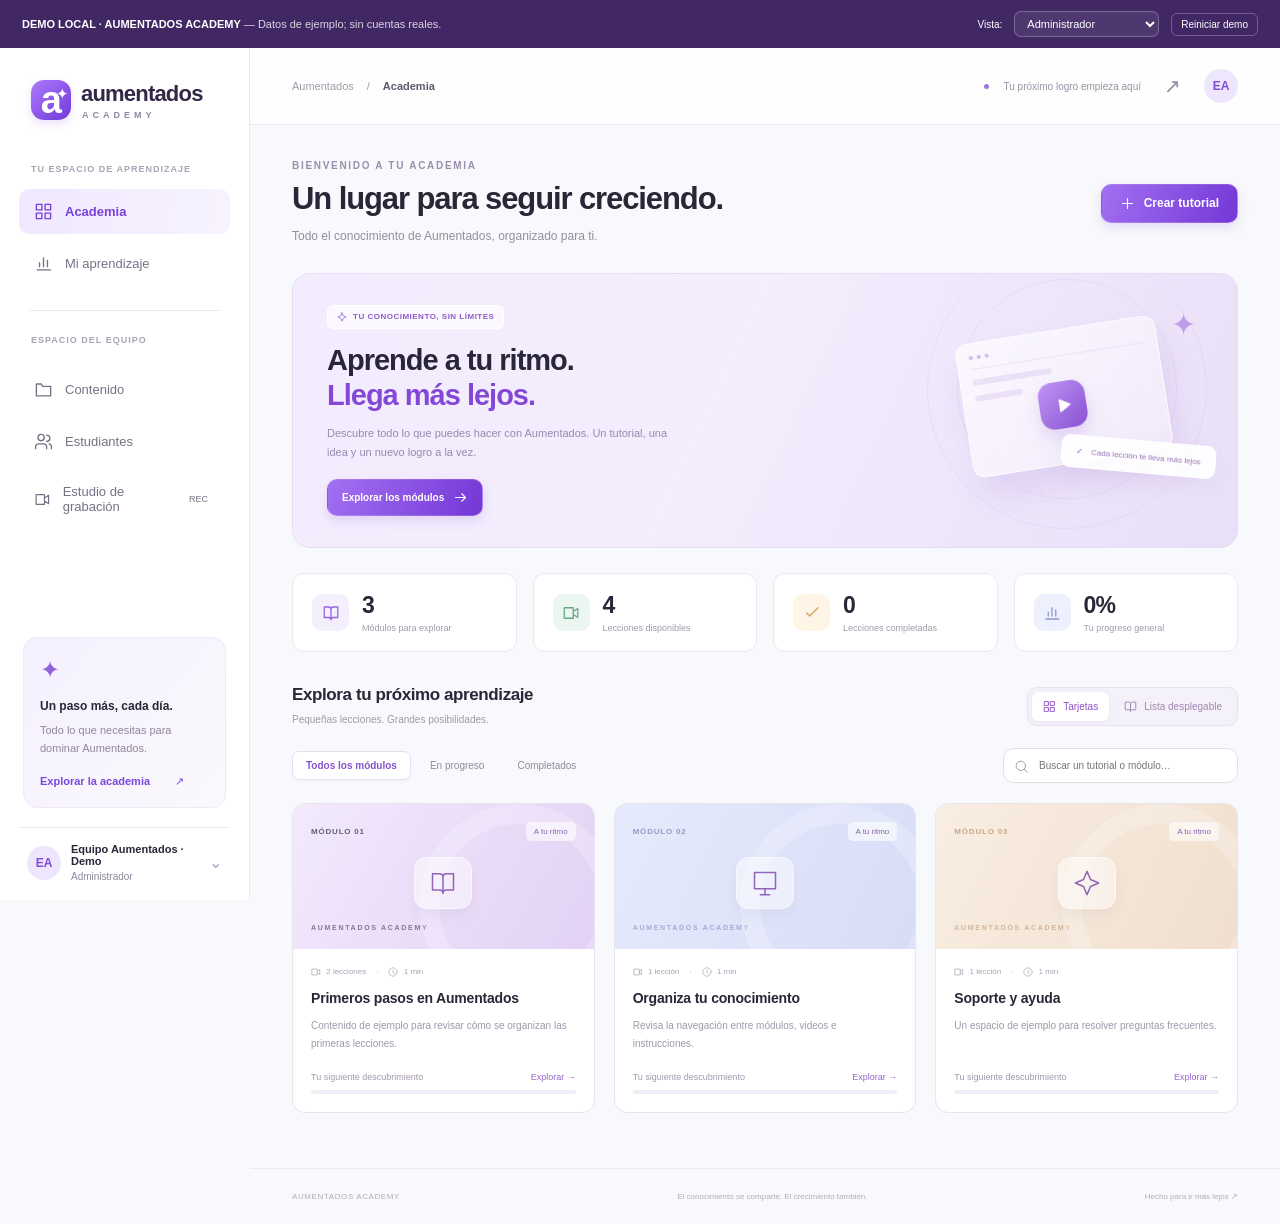
<file: demo.html>
<!doctype html>
<html lang="es"><head><meta charset="UTF-8"><meta name="viewport" content="width=device-width, initial-scale=1"><meta name="theme-color" content="#753de7"><meta name="description" content="Aprende, explora y crece con Aumentados Academy. Tutoriales y rutas de aprendizaje de la plataforma Aumentados."><title>DEMO · Aumentados Academy</title><link rel="icon" href="[data-uri]" type="image/svg+xml"><style>[hidden]{display:none!important}
.art-play svg{width:20px;height:20px;fill:white;stroke:white}
:root{font-family:Inter,ui-sans-serif,-apple-system,BlinkMacSystemFont,"Segoe UI",sans-serif;color:#292637;background:#f8f9fc;font-synthesis:none;--purple:#7b46df;--light:#f0eafa;--border:#eae8f0;--muted:#8b879a;--shadow:0 5px 15px #5f36b41c}*{box-sizing:border-box}body{margin:0}button,input,textarea,select{font:inherit}button,a,input,textarea,select{-webkit-tap-highlight-color:transparent}button,a{touch-action:manipulation}button{cursor:pointer}button:disabled{opacity:.5;cursor:not-allowed}a{color:inherit;text-decoration:none}button{border:0;background:none;color:inherit}button:focus-visible,a:focus-visible{outline:3px solid #bc9cff;outline-offset:3px}input,textarea,select{outline:none}input:focus,textarea:focus,select:focus{border-color:#9863ef!important;box-shadow:0 0 0 3px #9a71eb18}input,textarea,select{width:100%;padding:12px 14px;border:1px solid #e2dfe9;border-radius:11px;background:white;color:#292637}textarea{resize:vertical;line-height:1.7}label{display:block;font-size:13px;font-weight:600;margin:17px 0 7px}h1,h2,h3,p{margin:0}h1{font-size:31px;letter-spacing:-1.1px;font-weight:730}h2{font-size:20px;letter-spacing:-.4px}p{line-height:1.7}small{color:var(--muted)}.sidebar{width:250px;position:fixed;inset:0 auto 0 0;padding:32px 19px 18px;background:#fff;border-right:1px solid var(--border);z-index:30;display:flex;flex-direction:column}.brand{display:flex;align-items:center;gap:10px;padding:0 12px;color:#322747;font-size:22px;font-weight:800;letter-spacing:-.8px}.brand-mark{width:40px;height:40px;position:relative;border-radius:13px;background:linear-gradient(135deg,#ac7afc,#7139da);color:white;font-size:38px;line-height:40px;text-align:center;box-shadow:0 4px 10px #8043e427}.brand-mark span{font-size:15px;position:absolute;right:3px;top:-6px}.academy-word{display:block;letter-spacing:4px;font-size:9px;font-weight:650;margin:3px 0 0 1px;color:#9387a5}.workspace-label{font-size:9px;font-weight:650;color:#aaa4b5;letter-spacing:1px;padding:44px 12px 15px}nav{display:flex;flex-direction:column;gap:7px}.nav-link{display:flex;align-items:center;gap:12px;padding:13px 15px;font-size:13px;border-radius:10px;color:#777185}.nav-link svg{width:19px;height:19px;stroke-width:1.7}.nav-link.active{color:#7941d9;background:linear-gradient(100deg,#f0e8ff,#f7f3fe);font-weight:650}.nav-link:hover{background:#f8f5fd}.nav-link .badge{margin-left:auto;background:#fff;padding:3px 7px;font-size:9px;border-radius:5px}.nav-divider{height:1px;background:var(--border);margin:17px 10px}.sidebar-bottom{margin-top:auto}.help-card{background:linear-gradient(130deg,#f5f0ff,#faf9fc);padding:18px 16px;border:1px solid #efe8f9;border-radius:14px;margin:35px 4px 19px}.help-icon{display:block;color:#9262de;font-size:24px;margin-bottom:12px}.help-card strong{font-size:12px}.help-card p{font-size:11px;color:#90859f;margin:7px 0 13px}.text-button{color:var(--purple);font-size:11px;font-weight:650;padding:0}.text-button span{margin-left:22px}.profile{display:flex;gap:10px;align-items:center;padding:15px 8px 0;border-top:1px solid var(--border);width:100%;text-align:left}.avatar{height:34px;width:34px;border-radius:50%;background:#eee6fc;color:#824bd8;display:inline-flex;align-items:center;justify-content:center;font-weight:650;font-size:12px;flex-shrink:0}.profile strong{font-size:11px;display:block;max-width:145px;overflow:hidden;text-overflow:ellipsis}.profile small{font-size:10px;display:block;margin-top:4px}.shell{margin-left:250px}.topbar{height:77px;background:#ffffffdd;border-bottom:1px solid var(--border);padding:0 42px;display:flex;align-items:center;justify-content:space-between}.breadcrumbs{display:flex;gap:13px;font-size:11px;color:#a19aa9;align-items:center}.breadcrumbs strong{font-weight:550;color:#60586c}.topbar-actions{display:flex;align-items:center;gap:15px}.small-muted{font-size:10px;color:#9992a5}.live-dot{height:5px;width:5px;background:#9d7ad5;border-radius:50%}.icon-button{width:33px;height:33px;display:inline-flex;align-items:center;justify-content:center;border-radius:8px;font-size:20px;color:#958aa3}.icon-button:hover{background:#f2edf9}.mobile-only{display:none}main{max-width:1510px;margin:auto;padding:35px 42px 55px;min-height:calc(100vh - 140px)}.eyebrow{font-size:10px;color:#9b8dad;letter-spacing:1.7px;font-weight:650;text-transform:uppercase;margin-bottom:10px}.page-heading{display:flex;align-items:center;justify-content:space-between;gap:20px;margin-bottom:27px}.page-heading p{font-size:12px;color:#958c9f;margin-top:9px}.primary,.secondary,.danger{padding:11px 18px;display:inline-flex;align-items:center;justify-content:center;gap:9px;border-radius:10px;font-size:12px;font-weight:600;white-space:nowrap}.primary{color:white;background:linear-gradient(115deg,#a270f2,#7337d6);box-shadow:0 5px 11px #8652d62b;border:1px solid #ffffff26}.primary:hover{filter:brightness(1.06);transform:translateY(-1px)}.primary svg,.secondary svg{width:15px;height:15px}.secondary{background:#fff;border:1px solid #e9e3f0;color:#766884;box-shadow:0 2px 3px #31214104}.secondary:hover{background:#faf7fe}.danger{background:#fff0f3;color:#b63359;border:1px solid #f4d4dd}.hero{overflow:hidden;position:relative;border:1px solid #e6dcf5;border-radius:18px;min-height:229px;background:linear-gradient(115deg,#f3ecfe 0%,#f3edfd 45%,#e9dff8 100%);display:flex;align-items:center;padding:31px 34px;margin-bottom:25px}.hero-copy{position:relative;z-index:2;max-width:60%}.hero .pill{display:inline-flex;gap:6px;background:#ffffffa8;color:#8e5acb;border:1px solid #fff9;padding:6px 9px;border-radius:6px;font-size:8px;font-weight:650;letter-spacing:.5px;margin-bottom:14px}.hero h2{font-size:29px;font-weight:720;line-height:1.2;letter-spacing:-1px}.hero h2 span{color:#8348d6}.hero p{color:#9a88af;font-size:11px;max-width:345px;margin-top:11px;margin-bottom:18px}.hero .primary{padding:10px 14px;font-size:10px}.hero-art{position:absolute;right:20px;width:300px;height:220px;top:10px;perspective:800px}.orbit{position:absolute;border:1px solid #c3a4e62f;border-radius:50%;width:280px;height:280px;top:-35px;left:10px}.orbit.two{width:220px;height:220px;top:-5px;left:40px}.art-window{position:absolute;top:45px;left:46px;width:202px;height:135px;border-radius:12px;border:1px solid #ffffffc4;transform:rotate(-9deg);background:linear-gradient(140deg,#fdfaffd9,#ffffff45);box-shadow:5px 20px 30px #8e5fc524;backdrop-filter:blur(4px);padding:12px}.art-top{display:flex;gap:4px;padding-bottom:9px;border-bottom:1px solid #dac9ee6b}.art-top i{width:4px;height:4px;border-radius:50%;background:#d3b8ee}.art-lines{height:6px;border-radius:5px;background:#c6a8e644;width:80px;margin-top:10px}.art-lines.short{width:48px}.art-play{width:47px;height:47px;background:linear-gradient(140deg,#c195f3,#8751d3);border-radius:14px;position:absolute;left:74px;top:51px;box-shadow:0 9px 17px #9260ce35;display:grid;place-items:center;color:white;font-size:18px}.art-chip{position:absolute;display:flex;gap:8px;align-items:center;font-size:8px;border:1px solid #fff;background:#ffffffe8;padding:11px 14px;border-radius:9px;box-shadow:0 8px 20px #a283ba18;transform:rotate(5deg);right:1px;bottom:31px;color:#9471b4}.art-chip span{color:#8a55d9}.art-star{position:absolute;color:#c09be8;font-size:30px;right:21px;top:23px}.stats{display:grid;grid-template-columns:repeat(4,1fr);gap:16px;margin-bottom:33px}.stat{padding:18px 19px;border:1px solid var(--border);border-radius:12px;background:white;display:flex;align-items:center;gap:13px}.stat-icon{height:37px;width:37px;border-radius:10px;display:grid;place-items:center;background:#f4effc;color:#9863de}.stat-icon svg{width:18px;height:18px}.stat:nth-child(2) .stat-icon{background:#ecf6f1;color:#65a88d}.stat:nth-child(3) .stat-icon{background:#fff5e6;color:#d5a15c}.stat:nth-child(4) .stat-icon{background:#eef1fd;color:#8897cc}.stat strong{font-size:23px;font-weight:650;letter-spacing:-.7px;display:block}.stat small{font-size:9px;display:block;margin-top:4px;color:#a199ab}.section-title{display:flex;align-items:center;justify-content:space-between;margin-bottom:18px}.section-title h2{font-size:17px}.section-title p{font-size:10px;color:#a29aaa;margin-top:6px}.section-title .subtle-link{font-size:10px;color:#9977be}.filterbar{display:flex;justify-content:space-between;align-items:center;gap:15px;margin:20px 0}.tabs{display:flex;gap:5px;flex-wrap:wrap}.tab{padding:8px 13px;font-size:10px;color:#91879e;border-radius:7px;border:1px solid transparent}.tab.active{background:#fff;border-color:#e7def1;color:#8752cd;box-shadow:0 2px 4px #4d227007;font-weight:600}.search{position:relative;width:235px;flex-shrink:0}.search svg{position:absolute;width:14px;left:12px;top:12px;color:#a297af}.search input{font-size:10px;padding:11px 12px 11px 35px;background:#fff}.course-grid{display:grid;grid-template-columns:repeat(3,minmax(0,1fr));gap:19px}.course-card{border-radius:13px;background:#fff;border:1px solid #e8e4ed;overflow:hidden;transition:transform .2s,box-shadow .2s;text-align:left;display:flex;flex-direction:column;padding:0}.course-card:hover{transform:translateY(-4px);box-shadow:0 10px 23px #6d468512}.course-cover{height:145px;width:100%;position:relative;overflow:hidden;padding:18px;background:linear-gradient(120deg,#f3eafd,#e2d1f4);display:flex;flex-direction:column;justify-content:space-between}.course-cover:after{content:'';position:absolute;height:160px;width:160px;border:20px solid #ffffff35;border-radius:50%;right:-25px;bottom:-55px}.course-cover.tone-1{background:linear-gradient(115deg,#e6eafc,#d8ddf7);color:#737cae}.course-cover.tone-2{background:linear-gradient(115deg,#f9eee2,#f0dfce);color:#b08b69}.course-cover.tone-3{background:linear-gradient(115deg,#e4f2ef,#d5eae6);color:#71a49a}.course-cover.tone-4{background:linear-gradient(115deg,#f1e7f4,#e7d4eb);color:#aa7daf}.cover-top{display:flex;align-items:center;justify-content:space-between;z-index:1}.cover-label{font-size:8px;font-weight:600;letter-spacing:.8px;opacity:.7}.cover-icon{font-size:28px;align-self:center;background:#ffffff78;width:58px;height:52px;border:1px solid #ffffff7a;border-radius:13px;display:grid;place-items:center;box-shadow:0 7px 13px #71607f10;z-index:1}.cover-icon svg{width:28px;height:28px;stroke-width:1.3;color:#9364bb}.cover-footer{font-size:7px;letter-spacing:1.7px;font-weight:600;opacity:.55}.pill{font-size:8px;border-radius:5px;padding:5px 8px;background:#fff9;color:#8c62ac}.course-body{padding:18px;width:100%;flex:1;display:flex;flex-direction:column}.course-meta{display:flex;gap:10px;color:#aaa0b3;font-size:8px;align-items:center}.course-meta svg{width:10px;height:10px;vertical-align:middle;margin-right:3px}.course-body h3{font-size:14px;margin:11px 0 8px;line-height:1.5;letter-spacing:-.2px}.course-body p{font-size:10px;color:#a197aa;line-height:1.8;min-height:35px;display:-webkit-box;-webkit-line-clamp:2;-webkit-box-orient:vertical;overflow:hidden}.course-bottom{margin-top:auto;padding-top:19px;display:flex;justify-content:space-between;font-size:9px;color:#a197aa}.course-bottom strong{font-weight:500;color:#9567c8}.progress-bar{height:4px;width:100%;border-radius:4px;background:#f1edf6;overflow:hidden;margin-top:8px}.progress-bar i{display:block;height:100%;background:linear-gradient(90deg,#b88bf7,#8a53d7);border-radius:4px}.empty{border:1px dashed #dcd3e8;border-radius:15px;background:linear-gradient(110deg,#fff,#faf8fd);padding:44px 25px;text-align:center;color:#91869d}.empty .empty-icon{height:62px;width:62px;border-radius:18px;background:#f1e9fc;color:#9c73d3;margin:0 auto 19px;display:grid;place-items:center}.empty-icon svg{width:28px;height:28px}.empty h3{font-size:17px;color:#61526f;margin-bottom:9px}.empty p{font-size:12px;max-width:430px;margin:0 auto 20px}.empty .primary,.empty .secondary{margin:5px}.intro-layout{display:grid;grid-template-columns:1fr 285px;gap:22px}.onboarding-card{border:1px solid var(--border);border-radius:14px;background:white;padding:23px}.onboarding-card h3{font-size:13px;margin-bottom:19px}.step{display:flex;gap:11px;margin-top:18px}.step-number{height:23px;width:23px;border:1px solid #e6dcef;background:#fbf8ff;color:#a07bc2;border-radius:8px;display:grid;place-items:center;font-size:10px;flex-shrink:0}.step strong{font-size:11px;font-weight:550;display:block}.step p{font-size:10px;color:#a69aaf;margin-top:5px}.notice{padding:14px 18px;background:#f5f0fc;border:1px solid #e9def7;border-radius:10px;font-size:11px;color:#8e72a8;margin-bottom:22px;line-height:1.8}.notice a{text-decoration:underline}.notice.warning{background:#fffaef;color:#9b7b45;border-color:#f1e4c8}.loading{padding:80px;text-align:center;color:#9b8bac}.page-back{font-size:11px;color:#9b79bc;display:inline-flex;align-items:center;gap:7px;margin-bottom:20px}.lesson-layout{display:grid;grid-template-columns:minmax(0,1fr) 280px;gap:24px}.player{width:100%;background:#171123;aspect-ratio:16/9;border-radius:14px;display:block;box-shadow:0 12px 35px #38234e0d}.lesson-title{font-size:24px;margin:24px 0 12px}.lesson-description{white-space:pre-wrap;overflow-wrap:anywhere;font-size:13px;color:#8b8096;margin-top:22px;line-height:1.9}.lesson-links a{color:var(--purple);text-decoration:underline;display:block;overflow-wrap:anywhere;margin-top:8px;font-size:12px}.lesson-meta{font-size:11px;color:#a094ad;display:flex;gap:15px;align-items:center;flex-wrap:wrap}.lesson-list{background:white;border:1px solid var(--border);border-radius:13px;padding:20px;align-self:start}.lesson-list h3{font-size:14px;margin-bottom:17px}.lesson-item{display:flex;align-items:center;gap:10px;width:100%;text-align:left;padding:12px 9px;border-radius:9px;font-size:11px;line-height:1.5;margin-top:4px}.lesson-item.active{background:#f2eafa;color:#8851c6}.lesson-item:hover{background:#f8f4fc}.lesson-item .num{height:24px;width:24px;border:1px solid #e8deef;border-radius:7px;display:grid;place-items:center;flex-shrink:0;color:#ab8ac9;font-size:9px}.lesson-item .num.done{background:#edf8f2;color:#60a17e;border-color:#d8eedd}.lesson-item small{font-size:9px}.transcript{margin-top:25px}.transcript h3,.comments h3{font-size:14px;margin-bottom:14px}.transcript-line{display:flex;gap:13px;font-size:12px;text-align:left;line-height:1.8;padding:8px;width:100%;border-radius:7px;color:#8d8096}.transcript-line:hover{background:#f3edfb}.transcript-line time{color:#a17ac5;flex-shrink:0;font-size:10px}.comments{margin-top:30px;border-top:1px solid var(--border);padding-top:25px}.comment{display:flex;gap:11px;padding:16px 0}.comment strong{font-size:11px}.comment p{white-space:pre-wrap;font-size:12px;color:#8e8098;margin-top:6px}.comment small{font-size:9px;margin-left:8px}.comment-form textarea{font-size:12px;margin-bottom:10px}.section-split{display:flex;gap:12px;align-items:center}.table-wrap{border:1px solid var(--border);background:white;border-radius:13px;overflow:auto}table{border-collapse:collapse;width:100%;font-size:11px}th{text-align:left;padding:15px 20px;background:#faf8fd;color:#a092ae;font-weight:500;border-bottom:1px solid var(--border);font-size:10px}td{padding:16px 20px;border-bottom:1px solid #f2edf7}tr:last-child td{border-bottom:0}td .subtitle{display:block;font-size:9px;color:#aa9eb2;margin-top:5px}.status{display:inline-flex;align-items:center;gap:5px;font-size:9px;border-radius:6px;padding:5px 8px;background:#f6f0fc;color:#a27cc5}.status.green{background:#edf7f1;color:#67a180}.row-actions{display:flex;gap:5px}.row-actions button{font-size:10px;color:#9975bf;padding:6px;border-radius:6px}.row-actions button:hover{background:#f4edfb}.module-header{display:flex;align-items:center;justify-content:space-between;margin:26px 0 13px}.module-header h3{font-size:14px}.module-header small{font-size:10px}.module-header .text-button{margin-left:12px}.module-desc{font-size:11px;color:#a296ac;margin-bottom:13px}.student-name{display:flex;align-items:center;gap:11px}.student-name .avatar{height:30px;width:30px;font-size:10px}.table-progress{min-width:110px}.table-progress span{font-size:10px;color:#9b86ac}.role-select{font-size:10px;padding:6px 8px;width:110px}.detail-lessons{display:flex;flex-direction:column;gap:10px}.detail-lesson{padding:13px;border:1px solid var(--border);border-radius:9px;font-size:12px;display:flex;justify-content:space-between;gap:15px}.detail-lesson small{display:block;margin-top:5px;font-size:10px}dialog{border:1px solid #eee6f5;border-radius:20px;padding:32px;max-width:620px;width:calc(100% - 36px);max-height:90vh;box-shadow:0 25px 90px #2d124b35;color:#342941}dialog::backdrop{background:#24152e66;backdrop-filter:blur(4px)}.dialog-close{position:absolute;right:13px;top:12px}.dialog-heading{font-size:24px;letter-spacing:-.8px;margin-bottom:8px}.dialog-subtitle{font-size:12px;color:#a090ad;margin-bottom:23px}.dialog-footer{display:flex;gap:10px;justify-content:flex-end;margin-top:25px}.form-grid{display:grid;grid-template-columns:1fr 1fr;gap:13px}.form-grid label{margin-top:12px}.checkbox-label{display:flex;gap:9px;align-items:center;font-size:12px;font-weight:400;line-height:1.6}.checkbox-label input{width:16px;box-shadow:none}.auth-tabs{display:flex;gap:20px;border-bottom:1px solid var(--border);margin-bottom:24px}.auth-tabs button{padding:10px 0;color:#a38eaf;font-size:12px}.auth-tabs button.active{color:#8343ca;border-bottom:2px solid #9755df}.form-error{color:#b65672;background:#fff0f4;border-radius:8px;padding:10px;font-size:12px;margin-top:15px}.form-error:empty{display:none}.hint{font-size:10px;color:#a18bac;line-height:1.7;margin-top:7px}.full{width:100%}.upload-drop{border:1px dashed #cdb4e6;border-radius:12px;background:#fbf8ff;padding:19px;text-align:center;font-size:11px;color:#a484bf;cursor:pointer;position:relative}.upload-drop input{position:absolute;opacity:0;inset:0;width:100%;height:100%;cursor:pointer}.upload-drop strong{color:#8e55bc;display:block;margin-bottom:7px}.upload-state{font-size:11px;color:#9475ad;margin-top:10px;line-height:1.8}.preview-video{width:100%;max-height:230px;border-radius:10px;background:#171123;margin-top:15px}.caption-editor{font-family:ui-monospace,monospace;font-size:11px}.studio-layout{display:grid;grid-template-columns:minmax(0,1fr) 270px;gap:23px}.studio-preview{position:relative;background:radial-gradient(ellipse at 60% 20%,#3d2a56,#20172c 65%);aspect-ratio:16/9;border:1px solid #4a375c;border-radius:16px;overflow:hidden;box-shadow:0 15px 30px #3e245713}.studio-preview canvas{width:100%;height:100%;display:block;touch-action:none;cursor:crosshair}.studio-placeholder{position:absolute;inset:0;display:grid;place-content:center;text-align:center;pointer-events:none;color:#bba5cb}.studio-placeholder svg{width:40px;height:40px;margin:auto auto 20px;stroke-width:1}.studio-placeholder h3{font-size:15px;font-weight:500;color:#e2d5ec}.studio-placeholder p{font-size:10px;margin-top:8px}.studio-overlay{position:absolute;left:16px;top:14px;display:flex;gap:9px;align-items:center;pointer-events:none}.studio-badge{color:#d5c0e6;font-size:9px;background:#10071966;border:1px solid #bca4cf25;padding:6px 9px;border-radius:6px}.recording-badge{color:#ffc1d0;background:#801b4266}.recording-badge:before{content:'';display:inline-block;width:6px;height:6px;background:#f986a8;border-radius:50%;margin-right:6px}.studio-tools{display:flex;justify-content:center;gap:8px;padding:15px;border:1px solid var(--border);border-radius:12px;background:white;margin-top:16px;align-items:center;flex-wrap:wrap}.tool{height:33px;min-width:33px;padding:6px 10px;border-radius:8px;font-size:12px;border:1px solid #ece5f3;color:#a080b9}.tool.active{background:#f1e6fe;border-color:#c6a5e7;color:#8d4dbd}.tool svg{width:15px;height:15px}.tool input[type=color]{width:22px;height:22px;padding:0;border:0;background:none}.tool-divider{height:23px;width:1px;background:#ede5f4;margin:0 4px}.studio-controls{background:#fff;border:1px solid var(--border);border-radius:14px;padding:21px;align-self:start}.studio-controls h3{font-size:13px;margin-bottom:6px}.studio-controls label{font-size:10px;color:#a58bb6;margin-top:21px}.studio-controls select{font-size:11px;padding:10px}.segmented{display:flex;background:#f7f2fb;padding:4px;border-radius:9px;gap:3px}.segmented button{flex:1;padding:8px 5px;font-size:9px;color:#ac90bf;border-radius:6px}.segmented button.active{background:white;box-shadow:0 1px 4px #8c659515;color:#8e50bb}.studio-actions{display:flex;gap:10px;align-items:center;justify-content:center;margin:24px 0}.studio-actions .primary{min-width:165px}.record-indicator{height:8px;width:8px;border-radius:50%;background:#ffc2dc}.studio-tips{display:grid;grid-template-columns:repeat(3,1fr);gap:17px;margin-top:31px}.studio-tip{font-size:10px;color:#a594b0;line-height:1.8}.studio-tip strong{display:block;color:#86708e;font-size:11px;margin:7px 0 5px}.studio-tip svg{width:18px;height:18px;color:#b58dd4}.recording-status{text-align:center;font-size:11px;color:#a483b7;min-height:20px}.background-file{font-size:10px!important;padding:8px!important}.file-label{cursor:pointer;font-size:10px!important;margin-top:10px!important;border:1px dashed #dfc9ef;border-radius:8px;padding:10px;text-align:center}.file-label input{display:none}.size-range{padding:0;width:100%;box-shadow:none!important}.save-strip{display:flex;gap:12px;align-items:center;justify-content:space-between;background:white;border:1px solid var(--border);border-radius:12px;padding:17px;margin-top:16px;font-size:11px;color:#9d82ac}footer{display:flex;justify-content:space-between;border-top:1px solid var(--border);padding:23px 42px;color:#b6aabb;font-size:8px;letter-spacing:.6px;gap:15px}footer span{letter-spacing:0}#toast{position:fixed;bottom:27px;left:calc(50% + 100px);transform:translate(-50%,15px);opacity:0;pointer-events:none;background:#3c2b4f;color:#fff;padding:13px 21px;border-radius:12px;box-shadow:0 8px 25px #33213a30;font-size:12px;z-index:100;transition:.2s;max-width:90vw}#toast.visible{opacity:1;transform:translate(-50%,0)}.auth-notice{margin-top:20px;font-size:10px;line-height:1.8;color:#aa95b4}.auth-notice button{color:#9b65c4;text-decoration:underline;font-size:10px;padding:0}.student-search{margin-bottom:22px}.module-banner{border-radius:17px;border:1px solid #e4d7f1;background:linear-gradient(110deg,#f4ecfe,#eee6f5);padding:28px;margin-bottom:23px}.module-banner p{font-size:12px;color:#a189b0;margin-top:10px;max-width:650px}.module-banner .progress-bar{max-width:350px;margin-top:20px}.module-lesson-grid{display:grid;gap:14px}.module-lesson-card{padding:21px;border-radius:13px;border:1px solid var(--border);background:#fff;display:flex;align-items:center;gap:20px;text-align:left}.module-lesson-card .lesson-thumb{height:65px;width:100px;flex-shrink:0;background:linear-gradient(130deg,#e8dcf6,#d8c1ee);border-radius:9px;color:#a17bbd;display:grid;place-items:center}.module-lesson-card h3{font-size:13px}.module-lesson-card p{font-size:11px;color:#a18aac;margin-top:6px}.module-lesson-card .status{margin-left:auto}.progress-hero{display:flex;justify-content:space-between;align-items:center;background:linear-gradient(120deg,#f1e8ff,#ece6f4);border:1px solid #e3d6f2;border-radius:17px;padding:30px;margin-bottom:25px}.progress-hero h2{font-size:24px}.progress-hero p{font-size:12px;color:#a18bad;margin-top:10px}.progress-ring{width:108px;height:108px;border-radius:50%;display:grid;place-items:center;background:conic-gradient(#a074d8 var(--percent),#e4d6ef 0);position:relative}.progress-ring:before{content:'';inset:9px;position:absolute;border-radius:50%;background:#f2eafa}.progress-ring strong{position:relative;font-size:26px;color:#9367ba}.details{font-size:11px;color:#a389b4;margin-top:15px}.error-page{padding:70px 20px;text-align:center}.error-page h2{margin-bottom:14px}.error-page p{color:#a18cae;font-size:12px;margin-bottom:20px}details{margin-top:20px}summary{cursor:pointer;font-size:12px;color:#a280b7}details[open] summary{margin-bottom:10px}.sr-only{position:absolute;width:1px;height:1px;padding:0;margin:-1px;overflow:hidden;clip:rect(0,0,0,0);white-space:nowrap;border:0}
@media(min-width:1500px){.hero{min-height:260px}.hero-art{right:90px;transform:scale(1.1)}.course-cover{height:180px}.hero h2{font-size:34px}.hero p{font-size:12px}.course-body p{font-size:12px}.course-body h3{font-size:16px}.course-meta,.course-bottom{font-size:10px}}
@media(max-width:1200px){.sidebar{width:220px;padding-left:14px;padding-right:14px}.shell{margin-left:220px}main{padding:30px}.topbar{padding:0 30px}.hero-art{right:-13px;transform:scale(.9)}.hero h2{font-size:26px}.hero-copy{max-width:65%}.stat{padding:15px 11px;gap:10px}.course-grid{gap:13px}.course-body{padding:14px}.intro-layout{grid-template-columns:1fr}.onboarding-card{display:none}.studio-layout{grid-template-columns:minmax(0,1fr) 240px}.lesson-layout{grid-template-columns:minmax(0,1fr) 240px}.brand{font-size:20px;padding-left:7px}.help-card{padding:15px 12px}footer{padding:20px 30px}footer span:last-child{display:none}}
@media(max-width:950px){.course-grid{grid-template-columns:repeat(2,minmax(0,1fr))}.hero-art{right:-60px;opacity:.6}.hero-copy{max-width:85%}.hero p{max-width:290px}.stats{grid-template-columns:repeat(2,1fr)}.studio-layout{grid-template-columns:1fr}.studio-controls{display:grid;grid-template-columns:1fr 1fr;gap:0 20px}.studio-controls h3{grid-column:1/-1}.studio-controls .control-group label{margin-top:15px}.lesson-layout{grid-template-columns:1fr}.lesson-list{order:-1}.lesson-list .lesson-item{display:none}.lesson-list{padding:15px}.lesson-list h3{margin:0}.lesson-list:focus-within .lesson-item{display:flex}.filterbar{flex-wrap:wrap}.search{width:100%}.hero h2{font-size:25px}.hero{padding:27px}.studio-tips{gap:12px}}
@media(max-width:680px){.sidebar{transform:translateX(-100%);transition:transform .2s;width:250px;box-shadow:15px 0 60px #301e4f26}.sidebar.open{transform:translateX(0)}.shell{margin-left:0}.topbar{height:64px;padding:0 18px;gap:12px}.topbar .breadcrumbs{margin-right:auto;font-size:10px}.topbar-actions{gap:8px}.desktop-only,.live-dot{display:none}.mobile-only{display:inline-flex}main{padding:25px 19px 40px}.page-heading{align-items:flex-start;margin-bottom:23px;gap:10px}h1{font-size:26px}.page-heading p{font-size:11px}.page-heading .primary,.page-heading .secondary{padding:10px 12px;font-size:10px}.eyebrow{font-size:8px}.hero{min-height:232px;padding:24px;margin-bottom:18px}.hero h2{font-size:25px}.hero p{font-size:10px;max-width:235px}.hero-copy{max-width:100%}.hero-art{right:-100px;opacity:.25}.stats{gap:10px;margin-bottom:28px}.stat{padding:13px}.stat strong{font-size:21px}.course-grid{grid-template-columns:1fr 1fr;gap:12px}.course-cover{height:120px;padding:12px}.cover-icon{height:43px;width:48px}.cover-label{font-size:6px}.cover-footer{font-size:5px}.course-body{padding:12px}.course-body h3{font-size:12px}.course-meta{font-size:7px;gap:5px}.course-body p{font-size:9px;min-height:32px}.course-bottom{font-size:8px}.course-bottom strong{font-size:8px}.hero .pill{font-size:7px}.section-title h2{font-size:16px}.tabs{gap:1px}.tab{font-size:9px;padding:8px 10px}.section-title .subtle-link{font-size:9px}.studio-controls{gap:0 12px;padding:16px}.studio-preview{border-radius:12px}.studio-placeholder h3{font-size:12px}.studio-placeholder svg{width:30px;margin-bottom:10px}.studio-placeholder p{font-size:8px}.studio-tips{grid-template-columns:1fr;gap:12px}.studio-tip{display:none}.studio-tip:first-child{display:block}.studio-actions{gap:7px}.studio-actions .primary{min-width:135px;padding:11px}.studio-actions .secondary{padding:11px}.studio-badge{font-size:7px;padding:5px}.tool{padding:6px 8px}.form-grid{grid-template-columns:1fr}.form-grid label{margin-top:15px}dialog{padding:27px 22px}.dialog-heading{font-size:22px}.module-lesson-card{padding:16px;gap:13px}.module-lesson-card .lesson-thumb{width:55px;height:50px}.module-lesson-card h3{font-size:12px}.module-lesson-card p{font-size:9px}.module-lesson-card .status{font-size:8px}.progress-hero{padding:23px;gap:15px}.progress-hero h2{font-size:20px}.progress-hero p{font-size:10px}.progress-ring{width:82px;height:82px;flex-shrink:0}.progress-ring strong{font-size:22px}.progress-ring:before{inset:7px}.lesson-title{font-size:22px}footer{padding:19px;font-size:7px}footer span{max-width:150px;text-align:right;line-height:1.6}#toast{left:50%;font-size:11px;width:max-content;max-width:90vw}.save-strip{flex-wrap:wrap}.empty{padding:35px 21px}.empty h3{font-size:16px}.empty p{font-size:11px}.page-heading .section-split{flex-wrap:wrap;justify-content:flex-end}.table-wrap{margin-right:-1px}}
@media(prefers-reduced-motion:reduce){*{transition:none!important;scroll-behavior:auto!important}}
/* Content workspace and document blocks */
.organizer-layout{display:grid;grid-template-columns:235px minmax(0,1fr);gap:25px;align-items:start}.organizer-guide{background:linear-gradient(140deg,#fff,#f6f1fc);border:1px solid var(--border);border-radius:15px;padding:23px;position:sticky;top:25px}.organizer-guide-icon{font-size:30px;color:#ae89d9}.organizer-guide h3{font-size:17px;line-height:1.5;margin:15px 0 10px;letter-spacing:-.4px}.organizer-guide>p{font-size:11px;color:#9c8ba8}.organizer-guide-step{margin:23px 0}.organizer-guide-step strong{font-size:11px;display:block;color:#8254ad}.organizer-guide-step span{display:block;font-size:11px;color:#a28eae;line-height:1.8;margin-top:5px}.organizer-guide .notice{font-size:10px;padding:12px;margin-top:20px}.outline-label{display:flex;justify-content:space-between;gap:12px;font-size:9px;letter-spacing:1px;color:#a38aae;margin:2px 0 17px}.outline-label span:last-child{letter-spacing:0;color:#9d8bac}.outline-module{background:#fff;border:1px solid #e8e1ef;border-radius:13px;margin-bottom:18px;overflow:hidden;transition:border-color .15s,box-shadow .15s}.outline-module-header{display:flex;align-items:center;gap:9px;padding:17px 15px;border-bottom:1px solid #eee7f4;background:linear-gradient(110deg,#fcfaff,#fff)}.drag-grip{font-size:21px;color:#b6a7c2;cursor:grab;line-height:1;min-width:24px;padding:5px;touch-action:none}.drag-grip:active{cursor:grabbing}.outline-toggle{font-size:19px;padding:5px;color:#ad94c1}.module-folder{width:32px;height:32px;border-radius:8px;background:#f3eafb;color:#a575cb;display:grid;place-items:center;flex-shrink:0}.module-folder svg{width:17px;height:17px}.outline-module-title{min-width:0;flex:1}.outline-module-title>span{font-size:8px;color:#ad95bf;letter-spacing:1px}.outline-module-title h2{font-size:15px;line-height:1.5;letter-spacing:-.2px;margin-top:3px;overflow-wrap:anywhere}.outline-actions,.outline-lesson-actions{display:flex;gap:3px;align-items:center}.outline-actions button,.outline-lesson-actions button{padding:6px;font-size:10px;color:#9c79b5;border-radius:5px}.outline-actions button:hover,.outline-lesson-actions button:hover{background:#f3eafc}.outline-module-body{padding:0 17px 13px}.outline-description{font-size:11px;color:#a693b3;line-height:1.8;margin:14px 9px}.outline-lessons{min-height:12px}.outline-lesson{display:grid;grid-template-columns:22px 25px minmax(100px,1fr) auto auto;gap:10px;align-items:center;border-bottom:1px solid #f0eaf5;padding:14px 4px}.outline-lesson:last-child{border-bottom:0}.outline-lesson-icon svg{width:18px;height:18px;color:#b491ce}.outline-lesson-title>a{font-size:12px;line-height:1.5;display:block;font-weight:550;overflow-wrap:anywhere}.outline-lesson-title>span{font-size:9px;color:#af9bbc;display:block;margin-top:5px}.outline-lesson-title i{font-style:normal;margin:0 5px}.lesson-module-select{grid-column:3/-1;width:auto;justify-self:start;max-width:260px;font-size:9px;padding:5px 8px;background:#fbf8fe;color:#a18bac;border-color:#eee5f5}.add-outline-lesson{font-size:11px;color:#ab87c6;border-radius:7px;border:1px dashed #e7daef;width:100%;padding:12px;text-align:left;margin-top:12px;background:#fcfaff}.add-outline-lesson:hover{background:#f5edfc}.drag-over{border-color:#a16add!important;box-shadow:inset 0 0 0 2px #ad7ae566!important;background:#fcf7ff!important}.lesson-editor-dialog{max-width:850px}.block-editor-heading{display:flex;align-items:center;justify-content:space-between;gap:15px;margin:25px 0 14px}.block-editor-heading strong{font-size:14px}.block-editor-heading p{font-size:11px;color:#a891b4;margin-top:7px}.block-presets{display:flex;gap:9px;margin-bottom:17px}.block-presets button{padding:8px 12px;font-size:10px;border:1px solid #e9ddf2;background:#faf6fe;color:#a174bc;border-radius:7px}.editor-block{border:1px solid #e8dfef;background:#fff;border-radius:10px;margin:11px 0;overflow:hidden;transition:border-color .15s}.block-controls{display:flex;gap:8px;align-items:center;padding:5px 9px;background:#fcfaff;border-bottom:1px solid #f1e9f6;color:#ae92bd;font-size:9px}.block-controls .drag-grip{font-size:19px}.block-row-actions{display:flex;gap:5px;margin-left:auto}.block-row-actions button{font-size:12px;padding:5px 7px;border-radius:5px;color:#ad8bc4}.block-row-actions button:hover{background:#f1e6f9}.block-input{border:0!important;border-radius:0!important;font-size:13px;box-shadow:none!important;padding:17px 19px;line-height:1.9;min-height:85px}.block-input.heading-input{font-size:21px;letter-spacing:-.4px;font-weight:650;min-height:65px}.video-block-placeholder{display:flex;align-items:center;gap:17px;background:linear-gradient(115deg,#f4ecfc,#faf6ff);padding:24px;color:#a37abc}.video-block-placeholder>span{display:grid;place-items:center;width:44px;height:40px;border-radius:10px;background:#eadbf7;font-size:18px;flex-shrink:0}.video-block-placeholder strong{font-size:12px}.video-block-placeholder p{font-size:10px;color:#b199c0;margin-top:5px}.add-block-menu{display:flex;flex-wrap:wrap;gap:6px;padding:13px;background:#faf7fd;border-radius:9px;border:1px dashed #e6d8ef;margin:15px 0 22px}.add-block-menu>span{font-size:10px;color:#a88bb8;align-self:center;margin-right:7px}.add-block-menu button{font-size:10px;padding:7px 10px;background:white;border:1px solid #e9def2;border-radius:6px;color:#9f75b8}.block-empty{text-align:center;font-size:12px;color:#b499c4;border:1px dashed #eadcf3;padding:28px;border-radius:10px}.video-fields{background:#fbf8ff;border:1px solid #eee4f6;border-radius:12px;padding:17px;margin-top:22px}.video-fields-heading{display:flex;justify-content:space-between;align-items:center;margin-bottom:14px;gap:15px}.video-fields-heading strong{font-size:12px}.video-fields-heading small{display:block;font-size:10px;margin-top:5px}.video-fields .upload-drop{background:white}.lesson-document{margin-top:27px;display:flex;flex-direction:column;gap:21px}.lesson-document .document-video{margin:0 0 5px}.document-caption{display:block;text-align:center;color:#b59fc0;font-size:9px;margin-top:9px}.document-heading{font-size:24px;line-height:1.5;font-weight:650;letter-spacing:-.5px;color:#493651;white-space:pre-wrap;overflow-wrap:anywhere}.document-paragraph{font-size:14px;line-height:1.95;color:#827189;white-space:pre-wrap;overflow-wrap:anywhere}.document-callout{display:flex;gap:15px;border:1px solid #e8d9f3;background:#f6effd;border-radius:10px;padding:19px;color:#9e73b7}.document-callout>span{font-size:19px}.document-callout p{font-size:13px;color:#94749e;white-space:pre-wrap;overflow-wrap:anywhere}.document-divider{border:0;border-top:1px solid #e9e0ef;width:100%;margin:18px 0}.document-checklist{display:flex;flex-direction:column;gap:6px}.document-checklist label{display:flex;gap:12px;font-size:13px;line-height:1.8;color:#8c7597;font-weight:400;margin:0;padding:7px 0}.document-checklist input{width:16px;height:16px;flex-shrink:0;margin-top:4px;accent-color:#9258cd;box-shadow:none}.document-checklist input:checked+span{text-decoration:line-through;color:#b29bbf}.reading-completion{padding:20px;background:#fff;border:1px solid #e6dbee;border-radius:11px;margin-top:28px;display:flex;gap:15px;align-items:center;justify-content:space-between}.reading-completion p{font-size:11px;color:#a385b3}.reading-completion strong{font-size:12px;display:block;color:#8b659d;margin-bottom:5px}.lesson-page-title{margin-top:0!important}.reading-label{display:inline-flex;gap:7px;align-items:center;color:#a286b1;font-size:10px}.studio-project-note{font-size:11px;line-height:1.8;color:#a48bae;background:#faf5ff;border:1px solid #ebdef5;padding:15px 18px;border-radius:10px;margin-bottom:23px}
@media(max-width:1100px){.organizer-layout{grid-template-columns:1fr}.organizer-guide{display:none}.outline-lesson{gap:7px}.outline-module-title h2{font-size:14px}}
@media(max-width:680px){.outline-module-header{padding:13px 9px;gap:4px}.outline-module-title h2{font-size:12px}.outline-actions{gap:0}.outline-actions button{padding:5px;font-size:9px}.module-folder{display:none}.outline-module-body{padding:0 10px 10px}.outline-lesson{grid-template-columns:20px 20px minmax(90px,1fr) auto;gap:6px}.outline-lesson>.status{font-size:8px}.outline-lesson-actions{grid-column:3/-1;justify-self:end}.lesson-module-select{grid-column:3/-1;width:100%;max-width:none;justify-self:stretch;font-size:9px}.outline-lesson-title>a{font-size:11px}.outline-label{font-size:8px;letter-spacing:.4px}.video-fields{padding:12px}.video-fields-heading{flex-wrap:wrap}.block-editor-heading strong{font-size:13px}.block-editor-heading p{font-size:10px}.block-input{padding:13px;font-size:12px}.block-input.heading-input{font-size:19px}.video-block-placeholder{padding:16px;gap:12px}.add-block-menu{padding:10px}.add-block-menu button{font-size:9px;padding:7px 9px}.document-heading{font-size:22px}.document-paragraph{font-size:13px}.reading-completion{flex-wrap:wrap;padding:17px}.reading-completion .primary{width:100%}.page-heading:has(#new-module){flex-direction:column;align-items:stretch}.page-heading:has(#new-module) .section-split{justify-content:flex-start}}
/* Two ways to browse a class library */
.layout-switch{display:inline-flex;gap:4px;padding:4px;border:1px solid #e9e1f1;background:#f5f1fa;border-radius:10px;flex-shrink:0}.layout-switch button{display:flex;align-items:center;gap:7px;padding:8px 11px;border-radius:7px;font-size:10px;color:#a087b0;white-space:nowrap}.layout-switch button.active{background:#fff;color:#8c50c6;box-shadow:0 2px 6px #80549712}.layout-switch svg{width:13px;height:13px}.library-list{display:flex;flex-direction:column;gap:15px}.library-accordion,.class-accordion{border:1px solid #e7deef;border-radius:13px;background:#fff;overflow:hidden}.library-accordion>summary,.class-accordion>summary{list-style:none;cursor:pointer;display:flex;align-items:center;gap:15px;padding:21px;transition:background .15s}.library-accordion>summary::-webkit-details-marker,.class-accordion>summary::-webkit-details-marker{display:none}.library-accordion>summary:hover,.class-accordion>summary:hover{background:#fcf9ff}.library-accordion[open]>summary,.class-accordion[open]>summary{background:linear-gradient(100deg,#faf5ff,#fff);border-bottom:1px solid #eee5f5}.accordion-module-icon{width:44px;height:44px;display:grid;place-items:center;background:#f0e6fb;color:#a173cd;border-radius:11px;flex-shrink:0}.accordion-module-icon svg{height:21px;width:21px}.accordion-module-title{min-width:0;flex:1}.accordion-module-title>small{font-size:8px;letter-spacing:1px;color:#b19abe}.accordion-module-title h3{font-size:15px;margin:5px 0;line-height:1.5;overflow-wrap:anywhere}.accordion-module-title>span{font-size:10px;color:#a68fb3}.accordion-chevron{color:#ae92c1;transition:transform .2s;font-size:20px;margin-left:auto}.library-accordion[open]>summary>.accordion-chevron,.class-accordion[open]>summary>.accordion-chevron{transform:rotate(180deg)}.library-accordion-body{padding:0 22px 17px}.library-accordion-body>p{font-size:11px;color:#ac95b8;margin:16px 0}.library-class-row{display:flex;align-items:center;gap:13px;padding:16px 5px;border-bottom:1px solid #f1ebf7}.library-class-row:hover{background:#fcf9ff}.class-sequence{height:27px;width:27px;border:1px solid #eadef2;color:#b08bc7;border-radius:8px;display:grid;place-items:center;font-size:9px;flex-shrink:0}.class-sequence.done{background:#eef8f1;color:#72a886;border-color:#d9eddf}.class-row-icon{display:flex;color:#b08bcb}.class-row-icon svg{width:17px;height:17px}.library-class-row strong{display:block;font-size:12px;line-height:1.6;font-weight:550}.library-class-row small{display:block;font-size:9px;color:#ac95b7;margin-top:5px}.class-row-arrow{margin-left:auto;color:#b195c4}.accordion-footer{display:flex;justify-content:space-between;gap:15px;font-size:10px;color:#a77dbf;padding-top:17px}.accordion-footer button{font-size:10px;padding:0;color:#a77dbf}.accordion-empty{padding:20px 0;color:#af97bb;font-size:11px}.module-hub-banner{display:flex;justify-content:space-between;gap:30px;align-items:center}.module-hub-banner>div:first-child{flex:1}.module-hub-actions{display:flex;flex-direction:column;align-items:stretch;gap:10px}.module-hub-actions .text-button{padding:9px;font-size:10px}.module-class-heading{display:flex;justify-content:space-between;gap:20px;align-items:center;margin:28px 0 20px}.module-class-heading h2{font-size:18px}.module-class-heading p{font-size:11px;color:#a18baa;margin-top:7px}.module-lesson-grid.class-card-grid{grid-template-columns:repeat(2,minmax(0,1fr));gap:20px}.module-lesson-card.class-card{padding:0;display:flex;flex-direction:column;gap:0;align-items:stretch;overflow:hidden;transition:box-shadow .2s,transform .2s}.class-card:hover{box-shadow:0 8px 25px #74459a12;transform:translateY(-3px)}.class-card .lesson-thumb{height:160px;width:100%;border-radius:0;position:relative;display:flex;align-items:center;justify-content:center;flex-direction:column;gap:12px;background:linear-gradient(130deg,#f1e8fc,#e1cef4);color:#aa7cc8}.class-card .lesson-thumb>svg{height:33px;width:33px}.class-card .lesson-thumb>span:not(.thumbnail-camera){font-size:8px;letter-spacing:1.5px;color:#b18bc9}.class-card .lesson-thumb.reading-thumb{background:linear-gradient(130deg,#f0f2fb,#e4e7f8);color:#9a9dc4}.thumbnail-camera{position:absolute;right:18px;bottom:15px;display:grid;place-items:center;width:37px;height:37px;border-radius:50%;background:#fff9;border:2px solid #fff;box-shadow:0 3px 8px #67438015}.thumbnail-camera svg{height:16px;width:16px;color:#b093c4}.class-card-copy{padding:22px;width:100%;flex:1;display:flex;flex-direction:column}.class-card-copy .eyebrow{font-size:8px;letter-spacing:1px;line-height:1.7}.class-card-copy h3{font-size:16px;line-height:1.5}.class-card-copy>p{font-size:11px;line-height:1.8;color:#ab92b6;margin-top:10px;display:-webkit-box;-webkit-line-clamp:2;-webkit-box-orient:vertical;overflow:hidden}.class-card-footer{display:flex;align-items:center;justify-content:space-between;gap:10px;margin-top:auto;padding-top:23px}.class-card-footer>small{font-size:10px;color:#b39bc0}.class-accordion-list{display:flex;flex-direction:column;gap:13px}.class-accordion>summary>span:has(h3){flex:1;min-width:0}.class-accordion h3{font-size:14px;line-height:1.6;overflow-wrap:anywhere}.class-accordion summary small{font-size:10px;color:#af93bc;display:block;margin-top:5px}.class-accordion-body{padding:22px 24px 24px 75px}.class-detail-type{display:flex;gap:9px;align-items:center;font-size:10px;color:#a17cb9}.class-detail-type svg{width:15px;height:15px;flex-shrink:0}.class-accordion-body>p{font-size:12px;color:#9c83a8;line-height:1.9;white-space:pre-wrap;margin-top:14px}.class-materials{display:flex;gap:7px;flex-wrap:wrap;margin:17px 0}.class-materials span{font-size:9px;padding:5px 8px;background:#f8f2fd;border:1px solid #eee3f6;border-radius:5px;color:#a986bd}.class-detail-actions{display:flex;gap:10px;margin-top:21px}.focused-organizer [data-drag-module],.focused-organizer [data-module-up],.focused-organizer [data-module-down]{display:none}.focused-organizer .outline-module{border-color:#ddc7ef}.class-creation-steps{display:flex;gap:10px;flex-wrap:wrap;margin:3px 0 25px}.class-creation-steps span{font-size:10px;color:#b59bc1;border:1px solid #eee3f5;padding:7px 10px;border-radius:6px;background:#fcf9ff}.class-creation-steps .active{color:#9b68b9;background:#f3eafb;border-color:#e1caef}.class-record-shortcut{display:flex;gap:20px;justify-content:space-between;align-items:center;padding:19px;background:linear-gradient(120deg,#f7f0ff,#fbf7ff);border:1px solid #e9dcf5;border-radius:11px;margin:21px 0 9px}.class-record-shortcut strong{font-size:12px;color:#9566ae}.class-record-shortcut p{font-size:10px;color:#ac8eba;line-height:1.8;margin-top:6px;max-width:350px}.class-record-shortcut .primary{font-size:11px;flex-shrink:0}
/* Make the screen/camera composition explicit before requesting devices. */
.capture-format-picker{display:grid;grid-template-columns:1.35fr 1fr 1fr;gap:13px;margin-bottom:23px}.capture-format{display:flex;align-items:center;gap:14px;text-align:left;padding:23px 17px;border:1px solid #e9e1ef;border-radius:13px;background:#fff;position:relative;color:#a58cb2;min-width:0}.capture-format.active{border-color:#c4a3e4;background:linear-gradient(120deg,#f7efff,#fdfbff);box-shadow:0 4px 13px #a477cf0d}.capture-format:hover{border-color:#c6a6e1}.capture-format-icon{position:relative;width:35px;height:35px;flex-shrink:0;display:grid;place-items:center;color:#b18bd0}.capture-format-icon>svg{width:27px;height:27px}.capture-format-icon i{position:absolute;right:-4px;bottom:-1px;width:19px;height:19px;background:#f3e8ff;border:2px solid #fff;border-radius:50%;display:grid;place-items:center}.capture-format-icon i svg{width:10px;height:10px}.capture-format strong{display:block;font-size:12px;line-height:1.6;color:#886399}.capture-format small{font-size:9px;line-height:1.8;display:block;margin-top:5px;color:#b299bd}.capture-format b{position:absolute;right:12px;top:7px;font-size:7px;letter-spacing:.2px;padding:3px 5px;background:#ecdefa;border-radius:4px;color:#aa79c6;font-weight:500}.studio-selected-format{border:1px solid #eadcf5;border-radius:10px;background:#faf5ff;padding:12px;margin-top:17px}.studio-selected-format>span{font-size:7px;letter-spacing:1px;color:#b69bc2}.studio-selected-format strong{display:block;font-size:11px;color:#9a71b1;margin-top:6px;line-height:1.6}.studio-selected-format p{font-size:9px;color:#b599c2;line-height:1.8;margin-top:6px}.camera-preview-ghost{position:absolute;width:17%;aspect-ratio:1;border-radius:50%;border:2px dashed #ba9ed4;background:linear-gradient(130deg,#9371b444,#c4a5df33);display:flex;flex-direction:column;align-items:center;justify-content:center;gap:6px;color:#c4add6;box-shadow:0 6px 20px #11061c20}.camera-preview-ghost svg{width:27px!important;height:27px!important;margin:0!important}.camera-preview-ghost>span{font-size:8px}.studio-composition-hint{padding:12px 4px 0;font-size:10px;color:#ab90b8;line-height:1.8}.camera-position-picker{display:flex;gap:7px}.camera-position-picker>button{border:1px solid #e9dcf2;border-radius:7px;padding:7px 9px;background:#fff;flex:1;display:grid;place-items:center}.camera-position-picker>button.active{border-color:#ceb0e3;background:#f4eafb}.position-mini-box{width:31px;height:21px;border:1px solid #d8c2e6;border-radius:3px;position:relative;display:block}.position-mini-box i{position:absolute;width:7px;height:7px;border-radius:50%;background:#b48bce}.position-bl{bottom:2px;left:2px}.position-br{bottom:2px;right:2px}.position-tl{top:2px;left:2px}.position-tr{top:2px;right:2px}.studio-preview canvas:focus-visible{outline:3px solid #bd91e8;outline-offset:-4px}.lesson-list .progress-bar{margin-bottom:15px}
@media(max-width:1100px){.capture-format-picker{grid-template-columns:1.2fr 1fr 1fr;gap:10px}.capture-format{padding:22px 12px;gap:9px}.capture-format strong{font-size:11px}.capture-format small{font-size:8px}.capture-format-icon{width:27px}.module-hub-banner{align-items:flex-start}.module-hub-actions{max-width:190px}.module-hub-banner h1{font-size:25px}}
@media(max-width:680px){.section-title:has(.layout-switch),.module-class-heading{flex-direction:column;align-items:flex-start;gap:16px}.layout-switch{width:100%}.layout-switch button{flex:1;justify-content:center;font-size:10px}.library-accordion>summary,.class-accordion>summary{padding:16px 13px;gap:10px}.accordion-module-icon{width:33px;height:33px;border-radius:8px}.accordion-module-icon svg{width:17px;height:17px}.accordion-module-title h3{font-size:13px}.accordion-module-title>span{font-size:9px}.accordion-module-title>small{font-size:7px}.library-accordion-body{padding:0 13px 15px}.library-class-row{gap:9px;padding:14px 1px}.library-class-row strong{font-size:11px}.library-class-row small{font-size:8px}.class-row-icon svg{width:15px;height:15px}.accordion-footer{font-size:9px;align-items:center;line-height:1.8}.accordion-footer button{font-size:9px}.module-hub-banner{flex-direction:column;gap:24px;padding:23px}.module-hub-actions{width:100%;max-width:none}.module-hub-actions .text-button{text-align:center}.module-hub-banner h1{font-size:25px}.module-class-heading h2{font-size:17px}.module-class-heading p{font-size:10px}.module-lesson-grid.class-card-grid{grid-template-columns:1fr;gap:17px}.class-card .lesson-thumb{height:150px}.class-card-copy{padding:18px}.class-card-copy h3{font-size:15px}.class-card-copy>p{font-size:11px}.class-accordion h3{font-size:12px}.class-accordion summary small{font-size:9px}.class-accordion-body{padding:18px}.class-detail-type{font-size:9px;line-height:1.8}.class-accordion-body>p{font-size:11px}.class-detail-actions{flex-wrap:wrap}.class-record-shortcut{flex-direction:column;align-items:stretch;gap:14px;padding:16px}.class-record-shortcut .primary{width:100%;font-size:10px}.class-creation-steps{gap:5px}.class-creation-steps span{font-size:8px;padding:6px 8px}.capture-format-picker{grid-template-columns:1fr 1fr;gap:9px}.capture-format:first-child{grid-column:1/-1}.capture-format{padding:18px 12px;gap:10px}.capture-format:first-child{padding:21px 17px}.capture-format strong{font-size:11px}.capture-format small{font-size:8px}.capture-format-icon{width:28px}.capture-format-icon>svg{width:23px;height:23px}.capture-format b{right:9px;top:6px;font-size:6px}.studio-composition-hint{font-size:9px}.camera-preview-ghost>span{display:none}.camera-preview-ghost svg{width:19px!important;height:19px!important}.camera-position-picker>button{padding:7px 4px}.position-mini-box{width:27px;height:19px}}

/* Navigation between classes and explicit mobile outline. */
.class-outline-toggle{display:none}.class-pagination{display:grid;grid-template-columns:1fr 1fr;gap:14px;margin:30px 0}.class-pagination a{min-width:0;white-space:normal;align-items:flex-start;flex-direction:column;text-align:left}.class-pagination small{color:inherit;opacity:.85;font-size:11px}.class-pagination strong{font-size:13px;line-height:1.6;overflow-wrap:anywhere}.lesson-layout>section{min-width:0}
@media(max-width:950px){.class-outline-toggle{display:flex;align-items:center;justify-content:space-between;width:100%;padding:8px 0 16px;color:#7041aa;font-weight:650;text-align:left}.lesson-list #class-outline-items{display:none}.lesson-list.outline-expanded #class-outline-items{display:block}.lesson-list #class-outline-items .lesson-item{display:flex}.lesson-list h3{font-size:12px;line-height:1.7}.class-outline-toggle[aria-expanded=true]>span:last-child{transform:rotate(180deg)}}
@media(max-width:480px){.class-pagination{grid-template-columns:1fr}.class-pagination>span:empty{display:none}.class-pagination a{padding:13px 15px}}

body{padding-top:48px}.sidebar{top:48px}#demo-bar{position:fixed;inset:0 0 auto;z-index:100;height:48px;display:flex;align-items:center;justify-content:space-between;gap:14px;padding:0 22px;background:#412864;color:#fff;font:11px Inter,Arial,sans-serif}#demo-bar strong{font-size:11px}#demo-bar span{opacity:.8}#demo-bar .demo-actions{display:flex;align-items:center;gap:12px}#demo-role{width:145px;padding:5px 8px;border:1px solid #ffffff40;background:#ffffff13;color:#fff;font-size:11px;border-radius:7px}#demo-role option{color:#342941;background:#fff}#demo-reset{color:#fff;font-size:10px;border:1px solid #ffffff40;border-radius:6px;padding:5px 9px}#demo-bar label{margin:0;font-size:10px;font-weight:400}@media(max-width:680px){#demo-bar{padding:0 10px;gap:5px;font-size:8px}#demo-bar strong{font-size:8px}#demo-bar span,#demo-bar label{display:none}#demo-bar .demo-actions{gap:5px}#demo-role{width:115px;font-size:9px}#demo-reset{font-size:8px;padding:5px}}
</style></head><body><div id="demo-bar"><div><strong>DEMO LOCAL · AUMENTADOS ACADEMY</strong> <span>— Datos de ejemplo; sin cuentas reales.</span></div><div class="demo-actions"><label for="demo-role">Vista:</label><select id="demo-role" aria-label="Elegir rol de demostración"><option value="admin">Administrador</option><option value="editor">Editor</option><option value="student">Estudiante</option><option value="guest">Visitante</option></select><button id="demo-reset">Reiniciar demo</button></div></div>
<aside class="sidebar" id="sidebar"><a href="#academy" class="brand"><span class="brand-mark">a<span>✦</span></span><span>aumentados<span class="academy-word">ACADEMY</span></span></a><div class="workspace-label">TU ESPACIO DE APRENDIZAJE</div><nav id="navigation"></nav><div class="sidebar-bottom"><div class="help-card"><span class="help-icon">✦</span><strong>Un paso más, cada día.</strong><p>Todo lo que necesitas para dominar Aumentados.</p><button class="text-button" id="guide-button">Explorar la academia <span>↗</span></button></div><div id="profile"></div></div></aside>
<div class="shell"><header class="topbar"><button class="icon-button mobile-only" id="menu-button" aria-label="Abrir menú">☰</button><div class="breadcrumbs"><span>Aumentados</span><span>/</span><strong id="breadcrumb">Academia</strong></div><div class="topbar-actions"><span class="live-dot"></span><span class="small-muted desktop-only">Tu próximo logro empieza aquí</span><button class="icon-button" id="share-button" title="Copiar enlace de la academia" aria-label="Copiar enlace">↗</button><button class="avatar" id="account-button" aria-label="Mi cuenta">A</button></div></header><main id="main" tabindex="-1"><div class="loading">Preparando tu academia…</div></main><footer>AUMENTADOS ACADEMY <span>El conocimiento se comparte. El crecimiento también.</span><span>Hecho para ir más lejos ↗</span></footer></div>
<dialog id="modal"><button class="dialog-close icon-button" id="close-modal" aria-label="Cerrar ventana">×</button><div id="modal-content"></div></dialog><div id="toast" role="status" aria-live="polite"></div>
<script type="module">
const demoSample="[data-uri]";
const demoIds={admin:'a'.repeat(32),editor:'e'.repeat(32),student:'b'.repeat(32)};
const demoUsers=[{id:demoIds.admin,name:'Equipo Aumentados · Demo',email:'equipo@example.test',role:'admin',created:Date.now()/1000},{id:demoIds.editor,name:'Editor · Demo',email:'editor@example.test',role:'editor',created:Date.now()/1000},{id:demoIds.student,name:'Estudiante · Demo',email:'estudiante@example.test',role:'student',created:Date.now()/1000}];
const demoSeed={modules:[{id:'1'.repeat(32),title:'Primeros pasos en Aumentados',description:'Contenido de ejemplo para revisar cómo se organizan las primeras lecciones.',position:0},{id:'2'.repeat(32),title:'Organiza tu conocimiento',description:'Revisa la navegación entre módulos, videos e instrucciones.',position:1},{id:'3'.repeat(32),title:'Soporte y ayuda',description:'Un espacio de ejemplo para resolver preguntas frecuentes.',position:2}],lessons:[],progress:[],comments:[]};
demoSeed.lessons=[['4','1','Bienvenido a tu academia',true],['5','1','Tu primera ruta de aprendizaje',true],['6','2','Encuentra el tutorial que necesitas',true],['7','3','Una respuesta, paso a paso',false]].map(([id,module,title,published],i)=>({id:id.repeat(32),module_id:module.repeat(32),title,description:'LECCIÓN DE EJEMPLO\n\nEste video breve sirve para probar el reproductor y el seguimiento. No es un tutorial real de la plataforma.\n\nPuedes editar este texto desde Contenido, cambiar el título y revisar cómo lo verá un estudiante.',tags:'ejemplo, demostración',media_id:'c'.repeat(32),duration:5,trim_start:0,trim_end:0,captions:JSON.stringify([{start:0,end:5,text:'Video de ejemplo para probar la academia.'}]),published:published?1:0,position:i,author:demoIds.admin,author_name:'Equipo Aumentados · Demo',created:Date.now()/1000,updated:Date.now()/1000}));
demoSeed.version=2;demoSeed.lessons.push({id:'8'.repeat(32),module_id:'3'.repeat(32),title:'Guía escrita: prepara tu aprendizaje',description:'Una lección de lectura para acompañar las cápsulas de video.',tags:'lectura, guía',media_id:null,duration:0,trim_start:0,trim_end:0,captions:'[]',published:1,position:4,author:demoIds.admin,author_name:'Equipo Aumentados · Demo',blocks:JSON.stringify([{type:'heading',text:'Antes de comenzar'},{type:'paragraph',text:'No todo necesita un video. En esta página puedes organizar las instrucciones que el estudiante necesita consultar a su ritmo.'},{type:'checklist',text:'Explora los módulos disponibles\nRevisa una lección de ejemplo\nMarca esta guía como leída'},{type:'callout',text:'Puedes mover estos bloques desde Contenido y combinar una explicación grabada con pasos escritos.'}])});
let demoData=structuredClone(demoSeed),demoRole='admin';
try{const saved=JSON.parse(localStorage.getItem('aumentados-ui-demo-v1'));if(saved?.data?.modules&&saved?.data?.lessons){demoData=saved.data;demoRole=saved.role||'admin'}}catch{}
if(!demoData.version){if(!demoData.lessons.some(l=>l.id==='8'.repeat(32)))demoData.lessons.push(structuredClone(demoSeed.lessons.at(-1)));demoData.version=2}
function demoWrite(){try{localStorage.setItem('aumentados-ui-demo-v1',JSON.stringify({data:demoData,role:demoRole}))}catch{}}
const demoUser=()=>demoRole==='guest'?null:demoUsers.find(u=>u.id===demoIds[demoRole]);
const demoMediaURL=id=>demoSample;
const demoId=()=>Array.from(crypto.getRandomValues(new Uint8Array(16)),n=>n.toString(16).padStart(2,'0')).join('');
function demoStudents(){const total=demoData.lessons.filter(l=>l.published).length;return {totalLessons:total,students:demoUsers.map(u=>{const rows=demoData.progress.filter(p=>p.user_id===u.id);return {...u,completed:rows.filter(p=>p.completed&&demoData.lessons.some(l=>l.id===p.lesson_id&&l.published)).length,watched:rows.reduce((n,p)=>n+p.watched,0),last_seen:Math.max(0,...rows.map(p=>p.last_seen))}}),records:demoData.progress.map(p=>({...p,title:demoData.lessons.find(l=>l.id===p.lesson_id)?.title||''}))}}
function demoCSVURL(){const data=demoStudents();const csv='Nombre,Correo,Lecciones completadas,Total\n'+data.students.map(s=>[s.name,s.email,s.completed,data.totalLessons].map(v=>'"'+String(v).replaceAll('"','""')+'"').join(',')).join('\n');return URL.createObjectURL(new Blob(['\ufeff'+csv],{type:'text/csv;charset=utf-8'}))}
async function demoAPI(path,options={}){
  const method=options.method||'GET',body=options.body||{},user=demoUser(),isTeam=user&&user.role!=='student';
  if(path==='/api/me')return {user,csrf:'local-demo-only',setupRequired:false};
  if(path==='/api/catalog')return {modules:structuredClone(demoData.modules).sort((a,b)=>a.position-b.position),lessons:structuredClone(demoData.lessons.filter(l=>l.published||isTeam)).sort((a,b)=>a.position-b.position),progress:structuredClone(demoData.progress.filter(p=>p.user_id===user?.id))};
  if(path==='/api/logout'){demoRole='guest';demoWrite();return {ok:true}}
  if(['/api/login','/api/register','/api/setup'].includes(path))throw Error('Esta demo no crea cuentas reales. Usa el selector de rol de la barra superior; no introduzcas contraseñas reales.');
  if(path==='/api/students'){if(!isTeam)throw Error('Espacio exclusivo del equipo');return demoStudents()}
  if(path.startsWith('/api/uploads'))throw Error('La subida de videos reales se prueba en la aplicación completa. En esta demo puedes editar las lecciones de ejemplo.');
  const match=path.match(/^\/api\/lessons\/([^/]+)\/(progress|comments)$/);
  if(match){const [_,id,kind]=match;const lesson=demoData.lessons.find(l=>l.id===id);if(!lesson||!lesson.published&&!isTeam)throw Error('Lección no encontrada');if(kind==='comments'&&method==='GET')return demoData.comments.filter(c=>c.lesson_id===id);if(!user)throw Error('Selecciona el rol Estudiante para guardar tu progreso de prueba');if(kind==='comments'){demoData.comments.push({id:demoId(),lesson_id:id,user_id:user.id,name:user.name,role:user.role,body:body.body,created:Date.now()/1000});demoWrite();return {ok:true}}let p=demoData.progress.find(p=>p.user_id===user.id&&p.lesson_id===id);if(!p){p={user_id:user.id,lesson_id:id,watched:0,completed:0};demoData.progress.push(p)}p.position=body.position;if(!lesson.media_id){p.watched=0;p.completed=p.completed||body.completed?1:0;p.last_seen=Date.now()/1000;demoWrite();return {completed:!!p.completed,watched:0}}p.watched=Math.min(lesson.duration,p.watched+Math.max(0,Number(body.watched)||0));p.completed=p.completed||p.watched>=lesson.duration*.9?1:0;p.last_seen=Date.now()/1000;demoWrite();return {completed:!!p.completed,watched:p.watched}}
  if(!isTeam)throw Error('Selecciona Administrador o Editor para probar esta acción');
  if(path==='/api/reorder'){if(body.modules)body.modules.forEach((id,position)=>{const m=demoData.modules.find(m=>m.id===id);if(m)m.position=position});if(body.lessons)body.lessons.forEach(row=>{const l=demoData.lessons.find(l=>l.id===row.id);if(l)Object.assign(l,{module_id:row.module_id,position:row.position})});demoWrite();return {ok:true}}
  if(path==='/api/modules'&&method==='POST'){const id=demoId();demoData.modules.push({...body,id,created:Date.now()/1000});demoWrite();return {id}}
  if(/^\/api\/modules\//.test(path)){const id=path.split('/')[3],m=demoData.modules.find(m=>m.id===id);if(!m)throw Error('Módulo no encontrado');if(method==='DELETE'){if(demoData.lessons.some(l=>l.module_id===id))throw Error('El módulo debe estar vacío');demoData.modules=demoData.modules.filter(m=>m.id!==id)}else Object.assign(m,body);demoWrite();return {ok:true}}
  if(path==='/api/lessons'||/^\/api\/lessons\/[^/]+$/.test(path)){const id=path.split('/')[3]||demoId();if(method==='DELETE'){demoData.lessons=demoData.lessons.filter(l=>l.id!==id);demoData.progress=demoData.progress.filter(p=>p.lesson_id!==id)}else{if(body.published&&(body.blocks?.some(b=>b.type==='video')?!body.media_id:!body.blocks?.some(b=>b.text?.trim())))throw Error('En esta demo utiliza las lecciones que ya tienen un video de ejemplo. La grabación y subida real están en la aplicación completa.');let l=demoData.lessons.find(l=>l.id===id);if(!l){l={id,author:user.id,author_name:user.name,created:Date.now()/1000};demoData.lessons.push(l)}Object.assign(l,body,{published:body.published?1:0,blocks:JSON.stringify(body.blocks||[]),captions:JSON.stringify(body.captions||[]),updated:Date.now()/1000})}demoWrite();return {id}}
  if(/^\/api\/users\//.test(path)){if(user.role!=='admin')throw Error('Solo el administrador puede cambiar roles');const u=demoUsers.find(u=>u.id===path.split('/')[3]);if(u)u.role=body.role;return {ok:true}}
  throw Error('Acción no disponible en la demo local');
}
async function mountFullStudio(root,{toast,icon,esc,formatTime,onSave,onNeedModule,hasModules}){
  root.innerHTML=`<div class="page-heading"><div><div class="eyebrow">EL CONOCIMIENTO, EN PRIMERA PERSONA</div><h1>Tu próximo gran tutorial.</h1><p>Graba, explica y comparte. Todo desde tu navegador.</p></div><span class="status">${icon('video').replace('<svg ','<svg width="11" height="11" ')} ESTUDIO AUMENTADOS</span></div><div class="capture-format-picker" id="capture-mode" aria-label="Tipo de grabación"><button class="capture-format active" data-mode="both" aria-pressed="true"><span class="capture-format-icon">${icon('screen')}<i>${icon('video')}</i></span><span><strong>Pantalla + cámara flotante</strong><small>Explica y muéstrate al mismo tiempo</small></span><b>Recomendado</b></button><button class="capture-format" data-mode="camera" aria-pressed="false"><span class="capture-format-icon">${icon('video')}</span><span><strong>Solo cámara</strong><small>Para una explicación frente a cámara</small></span></button><button class="capture-format" data-mode="screen" aria-pressed="false"><span class="capture-format-icon">${icon('screen')}</span><span><strong>Solo pantalla</strong><small>Para mostrar procesos y recorridos</small></span></button></div><div class="studio-layout"><section><div class="studio-preview"><canvas id="record-canvas" tabindex="0" width="1280" height="720" aria-label="Vista previa de grabación. Arrastra la cámara o dibuja con las herramientas."></canvas><div class="studio-placeholder" id="studio-placeholder">${icon('screen')}<h3>Una pantalla. Infinitas cosas por enseñar.</h3><p>Prepara tu cámara y comparte la pantalla para comenzar.</p><div class="camera-preview-ghost" id="camera-preview-ghost">${icon('video')}<span>Tu cámara aquí</span></div></div><div class="studio-overlay"><span class="studio-badge" id="source-status">VISTA PREVIA · 720p</span><span class="studio-badge" id="rec-timer">00:00</span></div></div><div class="studio-composition-hint"><span id="composition-hint">Pantalla y cámara se guardan juntas. Arrastra la burbuja por la vista previa o elige una esquina.</span></div><div class="studio-tools"><button class="tool active" data-tool="move" title="Mover la cámara" aria-label="Mover cámara">↖</button><span class="tool-divider"></span><button class="tool" data-tool="pen" title="Dibujar" aria-label="Dibujar">${icon('pen')}</button><button class="tool" data-tool="arrow" title="Dibujar flecha" aria-label="Dibujar flecha">↗</button><button class="tool" data-tool="marker" title="Marcar un paso numerado" aria-label="Marcar un paso">①</button><span class="tool"><input id="draw-color" type="color" value="#bd83ff" aria-label="Color de anotaciones"></span><button class="tool" id="undo-annotation" title="Deshacer última anotación" aria-label="Deshacer">↶</button><button class="tool" id="clear-annotations" title="Borrar anotaciones" aria-label="Borrar anotaciones">×</button><span class="tool-divider"></span><button class="tool" id="mute-button" title="Silenciar micrófono" aria-label="Silenciar micrófono">${icon('mic')}</button></div><div class="studio-actions"><button class="secondary" id="prepare-sources">${icon('screen')} Preparar dispositivos</button><button class="primary" id="record-button" disabled><span class="record-indicator"></span> Iniciar grabación</button><button class="secondary" id="pause-button" hidden>Pausar</button></div><div class="recording-status" id="studio-status" role="status">Tu pantalla solo se comparte cuando tú lo autorizas.</div><div id="recording-result"></div><div class="studio-tips"><div class="studio-tip">${icon('screen')}<strong>Muéstralo, paso a paso.</strong>Selecciona una pestaña, ventana o pantalla. Para capturar audio del sistema, activa la opción del navegador cuando esté disponible.</div><div class="studio-tip">${icon('pen')}<strong>Hazlo fácil de entender.</strong>Dibuja sobre esta vista previa y agrega flechas o pasos numerados. Las anotaciones se integran al video.</div><div class="studio-tip">${icon('video')}<strong>Dale tu toque personal.</strong>Arrastra la cámara por la vista previa. Cambia su tamaño, forma o fondo antes y durante la grabación.</div></div></section><aside class="studio-controls"><h3>Tu estudio, a tu manera.</h3><div class="studio-selected-format"><span>FORMATO ELEGIDO</span><strong id="capture-format-label">Pantalla + cámara flotante</strong><p>El video combina las fuentes en una sola grabación.</p></div><div class="control-group"><label for="camera-device">Cámara</label><select id="camera-device"><option value="">Cámara predeterminada</option></select></div><div class="control-group"><label for="mic-device">Micrófono</label><select id="mic-device"><option value="">Micrófono predeterminado</option><option value="none">Sin micrófono</option></select></div><div class="control-group"><label>Forma de tu cámara</label><div class="segmented" id="camera-shape"><button class="active" data-shape="circle">◯ Circular</button><button data-shape="square">□ Cuadrada</button><button data-shape="rounded">▢ Suave</button></div></div><div class="control-group"><label for="camera-size">Tamaño de la cámara</label><input class="size-range" id="camera-size" type="range" min="120" max="400" value="215"></div><div class="control-group"><label>Posición de la cámara flotante</label><div class="camera-position-picker" id="camera-position">${[['bl','Abajo a la izquierda'],['br','Abajo a la derecha'],['tl','Arriba a la izquierda'],['tr','Arriba a la derecha']].map(([id,label])=>`<button type="button" data-camera-position="${id}" class="${id==='bl'?'active':''}" aria-label="${label}" title="${label}"><span class="position-mini-box"><i class="position-${id}"></i></span></button>`).join('')}</div><p class="hint">También puedes arrastrarla. Usa las flechas del teclado sobre la vista previa para ajustar la posición.</p></div><div class="control-group"><label for="camera-background">Fondo virtual</label><select id="camera-background"><option value="none">Fondo original</option><option value="blur">Desenfoque</option><option value="purple">Estudio morado</option><option value="custom">Imagen, GIF o video</option></select><label class="file-label" id="background-label" hidden>+ Elegir imagen, GIF o video<input id="background-file" type="file" accept="image/png,image/jpeg,image/webp,image/gif,video/mp4,video/webm"></label><p class="hint" id="background-hint">El recorte de persona se procesa en este dispositivo.</p></div><div class="control-group"><label class="checkbox-label"><input id="live-captions" type="checkbox"> Transcripción durante la grabación</label><p class="hint" id="speech-hint">Opcional. El reconocimiento del navegador puede enviar audio a su proveedor. Revisa la transcripción antes de publicarla.</p></div></aside></div>`;
  const $=s=>root.querySelector(s),canvas=$('#record-canvas'),ctx=canvas.getContext('2d',{alpha:false});
  const display=document.createElement('video'),camera=document.createElement('video');display.muted=camera.muted=true;display.playsInline=camera.playsInline=true;
  let displayStream=null,cameraStream=null,micStream=null,audioContext=null,micGain=null,destination=null,combined=null,recorder=null,ready=false,disposed=false;
  let mode='both',shape='circle',size=215,bubble={x:54,y:454},tool='move',paths=[],activePath=null,drag=null,muted=false,anim=0,segmenter=null,segmentLoading=null,lastSegment=0,segmentDisabled=false;
  let background='none',backgroundAsset=null,backgroundURL=null,gifDecoder=null,gifFrame=null,gifIndex=0,gifNext=0,gifBusy=false,gifCount=0;
  let recording=false,paused=false,startAt=0,pausedAt=0,pauseTotal=0,elapsed=0,clock=null,chunks=[],chunkSize=0,speech=null,captionLines=[],speechStartedAt=0,resultURL=null,resultBlob=null,dirty=false;
  const personCanvas=document.createElement('canvas'),personCtx=personCanvas.getContext('2d');personCanvas.width=640;personCanvas.height=360;
  const maskCanvas=document.createElement('canvas'),maskCtx=maskCanvas.getContext('2d');let maskReady=false;
  const speechAPI=window.SpeechRecognition||window.webkitSpeechRecognition;
  if(!speechAPI){$('#live-captions').disabled=true;$('#speech-hint').textContent='Este navegador no ofrece reconocimiento de voz. Puedes importar subtítulos VTT o SRT al guardar la lección.'}
  const elapsedTime=()=>recording?Math.max(0,((paused?pausedAt:performance.now())-startAt-pauseTotal)/1000):elapsed;
  const status=text=>{if(!disposed)$('#studio-status').textContent=text};
  const errorMessage=e=>({NotAllowedError:'No se concedió acceso. Autoriza la cámara, el micrófono o la pantalla para continuar.',NotFoundError:'No encontramos el dispositivo seleccionado. Revisa que esté conectado.',NotReadableError:'Otro programa puede estar usando la cámara o el micrófono.',AbortError:'La selección se canceló.'}[e.name]||e.message||'No se pudo preparar la grabación');
  function stopTracks(stream){stream?.getTracks().forEach(t=>t.stop())}
  async function releaseSources(){ready=false;stopTracks(displayStream);stopTracks(cameraStream);stopTracks(micStream);stopTracks(combined);displayStream=cameraStream=micStream=combined=null;display.srcObject=camera.srcObject=null;destination=null;micGain=null;if(audioContext){await audioContext.close().catch(()=>{});audioContext=null}}
  async function enumerate(){try{const devices=await navigator.mediaDevices.enumerateDevices();for(const [selector,kind,first] of [['#camera-device','videoinput','Cámara predeterminada'],['#mic-device','audioinput','Micrófono predeterminado']]){const select=$(selector),selected=select.value;select.innerHTML=`<option value="">${first}</option>`+devices.filter(d=>d.kind===kind).map((d,i)=>`<option value="${esc(d.deviceId)}">${esc(d.label||`${first} ${i+1}`)}</option>`).join('')+(kind==='audioinput'?'<option value="none">Sin micrófono</option>':'');if([...select.options].some(o=>o.value===selected))select.value=selected}}catch{}}
  async function prepare(){
    if(recording)return;const button=$('#prepare-sources');button.disabled=true;status('Preparando dispositivos…');
    try{
      if(!window.isSecureContext||!navigator.mediaDevices)throw Error('La cámara y la pantalla necesitan HTTPS o localhost.');
      if(mode!=='camera'&&!navigator.mediaDevices.getDisplayMedia)throw Error('Este navegador no permite compartir pantalla. Prueba en Chrome o Edge de escritorio, o selecciona solo cámara.');
      await releaseSources();
      if(mode!=='camera')displayStream=await navigator.mediaDevices.getDisplayMedia({video:{width:{ideal:1920},height:{ideal:1080},frameRate:{ideal:30,max:30}},audio:true});
      if(mode!=='screen')cameraStream=await navigator.mediaDevices.getUserMedia({video:{deviceId:$('#camera-device').value?{exact:$('#camera-device').value}:undefined,width:{ideal:1280},height:{ideal:720}},audio:false});
      if($('#mic-device').value!=='none')micStream=await navigator.mediaDevices.getUserMedia({video:false,audio:{deviceId:$('#mic-device').value?{exact:$('#mic-device').value}:undefined,echoCancellation:true,noiseSuppression:true}});
      if(disposed){await releaseSources();return}
      if(displayStream){display.srcObject=displayStream;await display.play();displayStream.getVideoTracks()[0].onended=()=>{if(recording)stopRecording();ready=false;if(!disposed){$('#record-button').disabled=true;status('La pantalla dejó de compartirse. Tu grabación está disponible para guardar.')}}}
      if(cameraStream){camera.srcObject=cameraStream;await camera.play()}
      audioContext=new AudioContext();await audioContext.resume();destination=audioContext.createMediaStreamDestination();
      if(micStream){micGain=audioContext.createGain();micGain.gain.value=muted?0:1;audioContext.createMediaStreamSource(micStream).connect(micGain).connect(destination)}
      if(displayStream?.getAudioTracks().length)audioContext.createMediaStreamSource(new MediaStream(displayStream.getAudioTracks())).connect(destination);
      combined=canvas.captureStream(30);if(micStream||displayStream?.getAudioTracks().length)destination.stream.getAudioTracks().forEach(t=>combined.addTrack(t));
      ready=true;$('#studio-placeholder').hidden=true;$('#record-button').disabled=false;button.innerHTML=icon('settings')+' Cambiar dispositivos';$('#source-status').textContent='DISPOSITIVOS LISTOS · 720p';status('Todo listo. Arrastra tu cámara para ubicarla donde prefieras.');await enumerate();
    }catch(e){await releaseSources();$('#record-button').disabled=true;$('#studio-placeholder').hidden=false;status(errorMessage(e));toast(errorMessage(e))}finally{if(!disposed)button.disabled=false}
  }
  $('#prepare-sources').onclick=prepare;
  $('#capture-mode').querySelectorAll('button').forEach(b=>b.onclick=async()=>{if(recording){toast('Termina la grabación antes de cambiar el modo');return}mode=b.dataset.mode;$('#capture-mode').querySelectorAll('button').forEach(x=>{x.classList.toggle('active',x===b);x.setAttribute('aria-pressed',String(x===b))});$('#capture-format-label').textContent=mode==='both'?'Pantalla + cámara flotante':mode==='camera'?'Solo cámara':'Solo pantalla';$('#composition-hint').textContent=mode==='both'?'Pantalla y cámara se guardan juntas. Arrastra la burbuja por la vista previa o elige una esquina.':mode==='camera'?'Tu cámara ocupa toda la grabación. Puedes añadir los textos de la clase después.':'La grabación muestra la pantalla que elijas. Puedes añadir los textos de la clase después.';$('#camera-preview-ghost').hidden=mode!=='both';root.querySelectorAll('#camera-shape button,#camera-position button,#camera-size').forEach(control=>control.disabled=mode!=='both');if(ready){await releaseSources();$('#record-button').disabled=true;$('#studio-placeholder').hidden=false;status('Prepara de nuevo los dispositivos para aplicar el modo seleccionado.')}});
  for(const selector of ['#camera-device','#mic-device'])$(selector).onchange=()=>{if(ready)status('Pulsa “Cambiar dispositivos” para aplicar tu selección.')};
  $('#camera-shape').querySelectorAll('button').forEach(b=>b.onclick=()=>{shape=b.dataset.shape;$('#camera-shape').querySelectorAll('button').forEach(x=>x.classList.toggle('active',x===b))});
  $('#camera-size').oninput=e=>{size=Number(e.target.value);bubble.x=Math.min(bubble.x,1280-size);bubble.y=Math.min(bubble.y,720-size);updateGhost()};
  function updateGhost(){const ghost=$('#camera-preview-ghost');ghost.style.left=(bubble.x/1280*100)+'%';ghost.style.top=(bubble.y/720*100)+'%';ghost.style.bottom='auto';ghost.style.width=(size/1280*100)+'%'}
  function clearPreset(){root.querySelectorAll('[data-camera-position]').forEach(b=>b.classList.remove('active'))}
  root.querySelectorAll('[data-camera-position]').forEach(b=>b.onclick=()=>{const p=b.dataset.cameraPosition;bubble.x=p.endsWith('l')?40:1280-size-40;bubble.y=p.startsWith('t')?40:720-size-40;root.querySelectorAll('[data-camera-position]').forEach(x=>x.classList.toggle('active',x===b));updateGhost()});
  canvas.onkeydown=e=>{if(mode!=='both'||!['ArrowLeft','ArrowRight','ArrowUp','ArrowDown'].includes(e.key))return;e.preventDefault();const step=e.shiftKey?1:8;bubble.x=Math.max(0,Math.min(1280-size,bubble.x+(e.key==='ArrowRight'?step:e.key==='ArrowLeft'?-step:0)));bubble.y=Math.max(0,Math.min(720-size,bubble.y+(e.key==='ArrowDown'?step:e.key==='ArrowUp'?-step:0)));clearPreset();updateGhost()};
  updateGhost();
  root.querySelectorAll('[data-tool]').forEach(b=>b.onclick=()=>{tool=b.dataset.tool;root.querySelectorAll('[data-tool]').forEach(x=>x.classList.toggle('active',x===b));canvas.style.cursor=tool==='move'?'move':'crosshair'});
  $('#undo-annotation').onclick=()=>paths.pop();$('#clear-annotations').onclick=()=>paths=[];
  $('#mute-button').onclick=()=>{muted=!muted;if(micGain)micGain.gain.value=muted?0:1;if(muted)speech?.stop();else if(recording&&!paused)startSpeech();$('#mute-button').classList.toggle('active',muted);$('#mute-button').setAttribute('aria-label',muted?'Activar micrófono':'Silenciar micrófono');toast(muted?'Micrófono silenciado':'Micrófono activado')};
  function point(e){const r=canvas.getBoundingClientRect();return {x:(e.clientX-r.left)/r.width*1280,y:(e.clientY-r.top)/r.height*720}}
  canvas.onpointerdown=e=>{if(!ready)return;canvas.setPointerCapture(e.pointerId);const p=point(e);if(tool==='move'){if(mode==='both'&&p.x>=bubble.x&&p.x<=bubble.x+size&&p.y>=bubble.y&&p.y<=bubble.y+size)drag={x:p.x-bubble.x,y:p.y-bubble.y};return}const count=paths.filter(p=>p.tool==='marker').length+1;activePath={tool,color:$('#draw-color').value,points:[p],number:count};paths.push(activePath)};
  canvas.onpointermove=e=>{const p=point(e);if(drag){bubble.x=Math.max(0,Math.min(1280-size,p.x-drag.x));bubble.y=Math.max(0,Math.min(720-size,p.y-drag.y));clearPreset();updateGhost()}else if(activePath){if(activePath.tool==='pen')activePath.points.push(p);else if(activePath.tool==='arrow')activePath.points[1]=p}};
  const pointerEnd=()=>{drag=null;activePath=null};canvas.onpointerup=pointerEnd;canvas.onpointercancel=pointerEnd;
  async function ensureSegmenter(){if(segmenter)return;if(segmentLoading)return segmentLoading;$('#background-hint').textContent='Preparando el recorte de persona…';segmentLoading=(async()=>{const {ImageSegmenter,FilesetResolver}=await import('/vendor/vision.mjs');const files=await FilesetResolver.forVisionTasks('/vendor/wasm');const created=await ImageSegmenter.createFromOptions(files,{baseOptions:{modelAssetPath:'/vendor/selfie.tflite',delegate:'CPU'},runningMode:'VIDEO',outputCategoryMask:false,outputConfidenceMasks:true});if(disposed){created.close();return}segmenter=created;segmentDisabled=false;$('#background-hint').textContent='Fondo procesado localmente. La calidad depende de la luz y del dispositivo.'})();try{await segmentLoading}catch(e){segmentLoading=null;throw e}}
  $('#camera-background').onchange=async e=>{const value=e.target.value;$('#background-label').hidden=value!=='custom';try{if(value!=='none')await ensureSegmenter();background=value;if(value==='custom'&&!backgroundAsset&&!gifDecoder)status('Elige una imagen, GIF o video para tu fondo.')}catch(err){background='none';e.target.value='none';$('#background-hint').textContent='No fue posible iniciar los fondos virtuales en este navegador.';toast('No se pudo activar el recorte de persona. Prueba Chrome o Edge actualizado.')}};
  function clearBackground(){if(backgroundURL)URL.revokeObjectURL(backgroundURL);backgroundURL=null;if(backgroundAsset instanceof HTMLVideoElement){backgroundAsset.pause();backgroundAsset.removeAttribute('src');backgroundAsset.load()}backgroundAsset=null;gifFrame?.close();gifFrame=null;gifDecoder?.close();gifDecoder=null;gifIndex=0;gifNext=0;gifCount=0}
  $('#background-file').onchange=async e=>{const file=e.target.files[0];if(!file)return;if(file.size>50*1024**2){toast('El fondo debe pesar menos de 50 MB');return}try{clearBackground();if(file.type==='image/gif'){
        if(!window.ImageDecoder||!await ImageDecoder.isTypeSupported('image/gif'))throw Error('Este navegador no puede animar GIF en el grabador. Usa un video MP4 en bucle o Chrome actualizado.');
        gifDecoder=new ImageDecoder({data:await file.arrayBuffer(),type:'image/gif'});await gifDecoder.tracks.ready;await gifDecoder.completed;gifCount=gifDecoder.tracks.selectedTrack.frameCount;await nextGif(performance.now());
      }else{backgroundURL=URL.createObjectURL(file);if(file.type.startsWith('video/')){const v=document.createElement('video');v.src=backgroundURL;v.loop=true;v.muted=true;v.playsInline=true;await v.play();backgroundAsset=v}else{const img=new Image();img.src=backgroundURL;await img.decode();backgroundAsset=img}}
      background='custom';$('#camera-background').value='custom';status('Fondo personalizado listo.');
    }catch(err){clearBackground();status(err.message);toast(err.message)}};
  async function nextGif(now){if(!gifDecoder||gifBusy||!gifCount||now<gifNext)return;gifBusy=true;const decoder=gifDecoder;try{const {image}=await decoder.decode({frameIndex:gifIndex,completeFramesOnly:true});if(disposed||gifDecoder!==decoder){image.close();return}gifFrame?.close();gifFrame=image;gifNext=now+Math.max(20,(image.duration||100000)/1000);gifIndex=(gifIndex+1)%gifCount}catch(e){if(!disposed)status('No se pudo reproducir el GIF. Prueba otro fondo.')}finally{gifBusy=false}}
  function cover(context,source,x,y,w,h){const sw=source.videoWidth||source.naturalWidth||source.displayWidth||source.width,sh=source.videoHeight||source.naturalHeight||source.displayHeight||source.height;if(!sw||!sh)return;const scale=Math.max(w/sw,h/sh),cw=w/scale,ch=h/scale;context.drawImage(source,(sw-cw)/2,(sh-ch)/2,cw,ch,x,y,w,h)}
  function contain(context,source,x,y,w,h){const sw=source.videoWidth||source.width,sh=source.videoHeight||source.height;if(!sw||!sh)return;const scale=Math.min(w/sw,h/sh);context.drawImage(source,x+(w-sw*scale)/2,y+(h-sh*scale)/2,sw*scale,sh*scale)}
  let maskImage=null;
  function segment(now){if(!segmenter||segmentDisabled||camera.readyState<2||now-lastSegment<90||background==='none')return;lastSegment=now;try{segmenter.segmentForVideo(camera,now,result=>{const mask=result.confidenceMasks?.at(-1);if(!mask)return;if(!maskImage||maskImage.width!==mask.width||maskImage.height!==mask.height){maskCanvas.width=mask.width;maskCanvas.height=mask.height;maskImage=maskCtx.createImageData(mask.width,mask.height);maskImage.data.fill(255)}const f=mask.getAsFloat32Array(),image=maskImage;for(let i=0;i<f.length;i++){image.data[i*4+3]=Math.max(0,Math.min(255,(f[i]-.15)/.7*255))}maskCtx.putImageData(image,0,0);maskReady=true})}catch(e){segmentDisabled=true;background='none';$('#camera-background').value='none';toast('El dispositivo no pudo mantener el fondo virtual. Se restauró el fondo original.')}}
  function drawCamera(context,x,y,w,h,now){
    if(camera.readyState<2)return;
    if(background==='none'||!segmenter||!maskReady){cover(context,camera,x,y,w,h);return}
    segment(now);
    const pw=personCanvas.width,ph=personCanvas.height;personCtx.globalCompositeOperation='source-over';personCtx.clearRect(0,0,pw,ph);personCtx.drawImage(camera,0,0,pw,ph);personCtx.globalCompositeOperation='destination-in';personCtx.drawImage(maskCanvas,0,0,pw,ph);personCtx.globalCompositeOperation='source-over';
    if(background==='blur'){context.save();context.beginPath();context.rect(x,y,w,h);context.clip();context.filter='blur(17px)';cover(context,camera,x-15,y-15,w+30,h+30);context.restore()}
    else if(background==='custom'&&(gifFrame||backgroundAsset)){cover(context,gifFrame||backgroundAsset,x,y,w,h)}
    else{const g=context.createLinearGradient(x,y,x+w,y+h);g.addColorStop(0,'#c2a4f1');g.addColorStop(.5,'#8e5acb');g.addColorStop(1,'#5d3e8a');context.fillStyle=g;context.fillRect(x,y,w,h);context.fillStyle='#ffffff14';context.beginPath();context.arc(x+w*.8,y+h*.7,w*.4,0,Math.PI*2);context.fill()}
    cover(context,personCanvas,x,y,w,h);
  }
  function annotations(){for(const path of paths){const p=path.points;ctx.strokeStyle=path.color;ctx.fillStyle=path.color;ctx.lineWidth=5;ctx.lineCap='round';ctx.lineJoin='round';ctx.shadowBlur=4;ctx.shadowColor='#2a163444';if(path.tool==='marker'){ctx.beginPath();ctx.arc(p[0].x,p[0].y,20,0,Math.PI*2);ctx.fill();ctx.fillStyle='white';ctx.font='bold 20px sans-serif';ctx.textAlign='center';ctx.textBaseline='middle';ctx.fillText(path.number,p[0].x,p[0].y+1)}else{ctx.beginPath();ctx.moveTo(p[0].x,p[0].y);for(const point of p.slice(1))ctx.lineTo(point.x,point.y);ctx.stroke();if(path.tool==='arrow'&&p.length>1){const a=p[0],b=p[1],angle=Math.atan2(b.y-a.y,b.x-a.x);ctx.beginPath();ctx.moveTo(b.x-20*Math.cos(angle-.5),b.y-20*Math.sin(angle-.5));ctx.lineTo(b.x,b.y);ctx.lineTo(b.x-20*Math.cos(angle+.5),b.y-20*Math.sin(angle+.5));ctx.stroke()}}ctx.shadowBlur=0}}
  function paint(now){if(disposed)return;ctx.fillStyle='#24192f';ctx.fillRect(0,0,1280,720);if(ready){if(mode!=='camera'&&display.readyState>=2)contain(ctx,display,0,0,1280,720);if(cameraStream&&camera.readyState>=2){segment(now);if(mode==='camera')drawCamera(ctx,0,0,1280,720,now);else{ctx.save();ctx.beginPath();if(shape==='circle')ctx.arc(bubble.x+size/2,bubble.y+size/2,size/2,0,Math.PI*2);else ctx.roundRect(bubble.x,bubble.y,size,size,shape==='rounded'?24:3);ctx.clip();drawCamera(ctx,bubble.x,bubble.y,size,size,now);ctx.restore();ctx.strokeStyle='#ffffffaa';ctx.lineWidth=3;ctx.beginPath();if(shape==='circle')ctx.arc(bubble.x+size/2,bubble.y+size/2,size/2-1,0,Math.PI*2);else ctx.roundRect(bubble.x,bubble.y,size,size,shape==='rounded'?24:3);ctx.stroke()}}annotations();if(gifDecoder)nextGif(now)}anim=requestAnimationFrame(paint)}
  anim=requestAnimationFrame(paint);
  function startSpeech(){if(!speechAPI||!$('#live-captions').checked||muted||paused||!recording||$('#mic-device').value==='none')return;try{if(speech)speech.onend=null;speech=new speechAPI();speech.lang='es-ES';speech.continuous=true;speech.interimResults=false;speechStartedAt=elapsedTime();speech.onresult=e=>{for(let i=e.resultIndex;i<e.results.length;i++){if(e.results[i].isFinal){const end=elapsedTime();captionLines.push({start:Math.max(0,Math.min(speechStartedAt,end-.2)),end:Math.max(.2,end),text:e.results[i][0].transcript.trim()});speechStartedAt=end}}};speech.onerror=e=>{if(!['no-speech','aborted'].includes(e.error)){status('No fue posible continuar la transcripción. El video sigue grabándose. Puedes importar subtítulos después.');speech.onend=null}};speech.onend=()=>{if(recording&&!paused&&!muted&&$('#live-captions').checked)startSpeech()};speech.start()}catch(e){status('La transcripción no está disponible. El video continúa grabándose.')}}
  function stopSpeech(){if(speech){speech.onend=null;try{speech.stop()}catch{}}}
  function setRecordingControls(value){$('#record-button').setAttribute('aria-label',value?'Terminar grabación':'Iniciar grabación');$('#prepare-sources').disabled=value;$('#camera-device').disabled=value;$('#mic-device').disabled=value;$('#live-captions').disabled=value||!speechAPI;$('#capture-mode').querySelectorAll('button').forEach(b=>b.disabled=value);$('#pause-button').hidden=!value;$('#record-button').innerHTML=value?'■ Terminar grabación':'<span class="record-indicator"></span> Iniciar grabación';$('#source-status').classList.toggle('recording-badge',value);$('#source-status').textContent=value?'GRABANDO · 720p':'DISPOSITIVOS LISTOS · 720p'}
  async function startRecording(){
    if(!ready||recording)return;if(!window.MediaRecorder){toast('Este navegador no ofrece grabación de video. Prueba Chrome o Edge.');return}
    if(dirty&&!confirm('Hay una grabación sin guardar. ¿Quieres reemplazarla por una nueva?'))return;
    try{await audioContext?.resume();const candidates=['video/webm;codecs=vp9,opus','video/webm;codecs=vp8,opus','video/mp4'];const mime=candidates.find(m=>MediaRecorder.isTypeSupported(m));if(!mime)throw Error('No hay un formato de grabación compatible en este navegador.');chunks=[];chunkSize=0;captionLines=[];elapsed=0;pauseTotal=0;paused=false;recorder=new MediaRecorder(combined,{mimeType:mime,videoBitsPerSecond:2500000,audioBitsPerSecond:128000});recorder.ondataavailable=e=>{if(e.data.size){chunks.push(e.data);chunkSize+=e.data.size;if(chunkSize>1024**3&&recording){stopRecording();toast('Se alcanzó el límite de 1 GB por grabación. Guarda esta cápsula antes de continuar.')}}};recorder.onerror=e=>{status('Hubo un error de grabación. Guarda el video recuperado, si aparece.');if(recording)stopRecording()};recorder.onstop=()=>{resultBlob=new Blob(chunks,{type:recorder.mimeType});dirty=true;chunks=[];if(resultURL)URL.revokeObjectURL(resultURL);resultURL=URL.createObjectURL(resultBlob);showResult();};startAt=performance.now();recording=true;recorder.start(1000);setRecordingControls(true);$('#recording-result').innerHTML='';clock=setInterval(()=>{$('#rec-timer').textContent=formatTime(elapsedTime())},250);startSpeech();status('Grabando. Puedes dibujar y mover tu cámara en esta vista previa.');
    }catch(e){recording=false;toast(errorMessage(e));status(errorMessage(e));setRecordingControls(false)}
  }
  function stopRecording(){if(!recording)return;elapsed=elapsedTime();recording=false;paused=false;stopSpeech();clearInterval(clock);if(recorder?.state!=='inactive')recorder.stop();if(!disposed){setRecordingControls(false);$('#pause-button').textContent='Pausar';status('Tu grabación está lista. Revísala, descárgala o guárdala como una lección.')}}
  function pauseRecording(){if(!recording)return;paused=!paused;if(paused){pausedAt=performance.now();recorder.pause();stopSpeech();$('#pause-button').textContent='Reanudar';status('Grabación en pausa.')}else{pauseTotal+=performance.now()-pausedAt;recorder.resume();startSpeech();$('#pause-button').textContent='Pausar';status('Grabación reanudada.')}}
  function showResult(){if(disposed)return;const extension=resultBlob.type.includes('mp4')?'mp4':'webm';$('#recording-result').innerHTML=`<video controls playsinline class="preview-video" src="${resultURL}"></video><div class="save-strip"><span>✓ ${formatTime(elapsed)} grabados · ${(resultBlob.size/1024**2).toFixed(1)} MB · ${captionLines.length} fragmentos de transcripción</span><div class="section-split"><a class="secondary" download="aumentados-tutorial.${extension}" href="${resultURL}">${icon('download')} Descargar</a><button class="primary" id="save-recording">Guardar lección →</button></div></div>`;$('#save-recording').onclick=()=>{if(!hasModules()){toast('Crea un módulo y luego pulsa de nuevo “Guardar lección”. Tu grabación sigue aquí.');onNeedModule();return}const savedBlob=resultBlob;onSave({blob:savedBlob,duration:elapsed,captions:captionLines,onSaved:()=>{if(resultBlob===savedBlob)dirty=false}})}}
  $('#record-button').onclick=()=>recording?stopRecording():startRecording();$('#pause-button').onclick=pauseRecording;
  const beforeUnload=e=>{if(recording||dirty){e.preventDefault();e.returnValue=''}};window.addEventListener('beforeunload',beforeUnload);
  if(!window.isSecureContext||!navigator.mediaDevices){status('Abre esta aplicación mediante HTTPS o localhost para acceder a la cámara y al micrófono.');$('#prepare-sources').disabled=true}
  const cleanup=async()=>{disposed=true;if(recording)stopRecording();clearInterval(clock);stopSpeech();cancelAnimationFrame(anim);segmenter?.close();clearBackground();if(resultURL)URL.revokeObjectURL(resultURL);await releaseSources();window.removeEventListener('beforeunload',beforeUnload)};
  cleanup.canLeave=()=>!(recording||dirty)||confirm('Tu grabación todavía no se ha guardado en la academia. Si sales del estudio, se perderá de esta pestaña. ¿Quieres salir?');
  return cleanup;
}

async function mountStudio(root,options){const cleanup=await mountFullStudio(root,options);const note=document.createElement('div');note.className='notice';note.textContent='DEMO VISUAL DEL ESTUDIO. Para grabar tu pantalla, cámara y micrófono o probar fondos reales, utiliza la aplicación completa. Esta demo no solicita permisos ni sube archivos.';root.prepend(note);root.querySelector('#prepare-sources').disabled=true;root.querySelector('#camera-background').disabled=true;root.querySelector('#live-captions').disabled=true;return cleanup;}
function lessonBlocks(lesson){
  let blocks;try{blocks=typeof lesson?.blocks==='string'?JSON.parse(lesson.blocks):lesson?.blocks}catch{}
  if(Array.isArray(blocks)&&blocks.length)return blocks;
  return [...(lesson?.media_id?[{type:'video'}]:[]),...(lesson?.description?[{type:'paragraph',text:lesson.description}]:[])];
}

function renderLessonBlocks(lesson,{esc,mediaURL}){
  const blocks=lessonBlocks(lesson),intro=lesson.description&&!blocks.some(b=>b.text===lesson.description)?`<p class="document-paragraph">${esc(lesson.description)}</p>`:'';
  return '<div class="lesson-document">'+intro+blocks.map(b=>{
    const text=esc(b.text||'');
    if(b.type==='video')return lesson.media_id?`<div class="document-video"><video class="player" id="lesson-player" controls playsinline preload="metadata" src="${esc(mediaURL(lesson.media_id))}"></video><span class="document-caption">Video de esta lección</span></div>`:'';
    if(b.type==='heading')return text?`<h2 class="document-heading">${text}</h2>`:'';
    if(b.type==='callout')return text?`<aside class="document-callout"><span>✦</span><p>${text}</p></aside>`:'';
    if(b.type==='divider')return '<hr class="document-divider">';
    if(b.type==='checklist')return `<div class="document-checklist">${(b.text||'').split('\n').filter(x=>x.trim()).map((line,i)=>`<label><input type="checkbox"><span>${esc(line)}</span></label>`).join('')}</div>`;
    return text?`<p class="document-paragraph">${text}</p>`:'';
  }).join('')+'</div>';
}

function mountBlockEditor(root,initial,{esc,toast,onChange=()=>{}}){
  const types={paragraph:'Texto',heading:'Título',video:'Video',callout:'Nota destacada',checklist:'Lista de pasos',divider:'Separador'};
  let blocks=structuredClone(initial||[]),drag=null;
  const snapshot=()=>{root.querySelectorAll('[data-block-text]').forEach(t=>{const block=blocks[Number(t.dataset.blockText)];if(block)block.text=t.value});return blocks.map(b=>({...b}))};
  const update=()=>onChange(snapshot());
  function move(from,to){snapshot();if(from<0||to<0||from>=blocks.length||to>=blocks.length||from===to)return;const [b]=blocks.splice(from,1);blocks.splice(to,0,b);render();update()}
  function add(type){snapshot();if(type==='video'&&blocks.some(b=>b.type==='video')){toast('La lección ya tiene un bloque de video. Puedes moverlo o reemplazar su grabación.');return}blocks.push(type==='video'||type==='divider'?{type}:{type,text:''});render();update();root.querySelectorAll('[data-block-text]').item(root.querySelectorAll('[data-block-text]').length-1)?.focus()}
  function render(){
    root.innerHTML=`<div class="block-editor-heading"><div><strong>Construye tu lección</strong><p>Mezcla texto y video. Arrastra cada bloque para decidir qué aparece primero.</p></div><span class="status">${blocks.length} bloques</span></div><div class="block-presets"><button type="button" data-preset="mixed">${'▶'} Video + texto</button><button type="button" data-preset="text">T Solo lectura</button></div><div class="editor-block-list">${blocks.map((b,i)=>`<div class="editor-block" data-block-index="${i}"><div class="block-controls"><button type="button" class="drag-grip" draggable="true" data-block-handle="${i}" aria-label="Arrastrar bloque ${i+1}">⠿</button><span>${types[b.type]}</span><div class="block-row-actions"><button type="button" data-block-up="${i}" aria-label="Subir bloque ${i+1}" ${i===0?'disabled':''}>↑</button><button type="button" data-block-down="${i}" aria-label="Bajar bloque ${i+1}" ${i===blocks.length-1?'disabled':''}>↓</button><button type="button" data-block-remove="${i}" aria-label="Eliminar bloque ${i+1}">×</button></div></div>${b.type==='video'?'<div class="video-block-placeholder"><span>▶</span><div><strong>Tu explicación en video</strong><p>Graba o sube el video en la sección de abajo. Este bloque define dónde se muestra.</p></div></div>':b.type==='divider'?'<hr class="document-divider">':`<textarea data-block-text="${i}" aria-label="${types[b.type]} del bloque ${i+1}" maxlength="10000" rows="${b.type==='heading'?1:3}" placeholder="${b.type==='heading'?'Escribe un título…':b.type==='checklist'?'Escribe un paso por línea…':b.type==='callout'?'Un consejo o algo importante…':'Escribe las instrucciones de esta parte…'}" class="block-input ${b.type==='heading'?'heading-input':''}">${esc(b.text||'')}</textarea>`}</div>`).join('')||'<div class="block-empty">Una página en blanco. Agrega el primer bloque para empezar.</div>'}</div><div class="add-block-menu"><span>+ Añadir bloque</span>${Object.entries(types).map(([type,label])=>`<button type="button" data-add-block="${type}">${label}</button>`).join('')}</div>`;
    root.querySelectorAll('[data-add-block]').forEach(b=>b.onclick=()=>add(b.dataset.addBlock));
    root.querySelectorAll('[data-block-text]').forEach(t=>t.oninput=update);
    root.querySelectorAll('[data-block-up]').forEach(b=>b.onclick=()=>move(Number(b.dataset.blockUp),Number(b.dataset.blockUp)-1));
    root.querySelectorAll('[data-block-down]').forEach(b=>b.onclick=()=>move(Number(b.dataset.blockDown),Number(b.dataset.blockDown)+1));
    root.querySelectorAll('[data-block-remove]').forEach(b=>b.onclick=()=>{snapshot();blocks.splice(Number(b.dataset.blockRemove),1);render();update()});
    root.querySelectorAll('[data-preset]').forEach(b=>b.onclick=()=>{snapshot();if(b.dataset.preset==='text'){blocks=blocks.filter(b=>b.type!=='video');if(!blocks.length)blocks.push({type:'paragraph',text:''})}else if(!blocks.some(b=>b.type==='video'))blocks.unshift({type:'video'});render();update()});
    root.querySelectorAll('[data-block-handle]').forEach(b=>{b.ondragstart=e=>{drag=Number(b.dataset.blockHandle);e.dataTransfer.setData('text/plain','academy-block');e.dataTransfer.effectAllowed='move';e.stopPropagation()};b.ondragend=()=>{drag=null;root.querySelectorAll('.drag-over').forEach(x=>x.classList.remove('drag-over'))}});
    root.querySelectorAll('[data-block-index]').forEach(row=>{row.ondragover=e=>{if(drag===null)return;e.preventDefault();row.classList.add('drag-over')};row.ondragleave=()=>row.classList.remove('drag-over');row.ondrop=e=>{if(drag===null)return;e.preventDefault();e.stopPropagation();const from=drag;drag=null;move(from,Number(row.dataset.blockIndex))}});
  }
  render();update();return {getBlocks:snapshot,add,hasVideo:()=>snapshot().some(b=>b.type==='video')};
}

function mountOrganizer(root,{focusModuleId=null,state,esc,icon,toast,api,refresh,onRender,onModule,onLesson,onDeleteModule,onDeleteLesson}){
  let drag=null,saving=false;
  const modules=state.modules,lessons=state.lessons,focused=modules.find(m=>m.id===focusModuleId),visibleModules=focused?[focused]:modules;
  const children=id=>lessons.filter(l=>l.module_id===id).sort((a,b)=>a.position-b.position);
  const kind=l=>{const bs=lessonBlocks(l);return bs.some(b=>b.type==='video')?(bs.some(b=>b.type!=='video'&&b.type!=='divider')?'Video + texto':'Video'):'Lectura'};
  root.innerHTML=`${focused?`<a class="page-back" href="#module/${focused.id}">← Volver a ${esc(focused.title)}</a>`:''}<div class="page-heading"><div><div class="eyebrow">${focused?'ORGANIZAR ESTE MÓDULO':'ESPACIO DEL EQUIPO · CONTENIDO'}</div><h1>${focused?esc(focused.title):'Tu academia, en el orden que imaginas.'}</h1><p>${focused?'Ordena sus clases, agrega grabaciones y prepara las descripciones.':'Organiza módulos, mueve lecciones y construye cada página con bloques.'}</p></div><div class="section-split"><button class="secondary" id="new-module">${icon('folder')} Nuevo módulo</button><button class="primary" id="new-lesson">${icon('plus')} Nueva lección</button></div></div><div class="organizer-layout ${focused?'focused-organizer':''}"><aside class="organizer-guide"><span class="organizer-guide-icon">⠿</span><h3>Un espacio para ordenar tus ideas.</h3><p>Arrastra los seis puntos para cambiar el orden. También puedes usar las flechas.</p><div class="organizer-guide-step"><strong>01 · Módulos</strong><span>Define qué se aprende primero.</span></div><div class="organizer-guide-step"><strong>02 · Lecciones</strong><span>Muévelas dentro de un módulo o llévalas a otro.</span></div><div class="organizer-guide-step"><strong>03 · Bloques</strong><span>Decide qué se explica en video y qué se acompaña con texto.</span></div><div class="notice">Los borradores son privados para el equipo. El orden se guarda al mover el contenido.</div><a class="primary full" href="#studio">${icon('video')} Ir al estudio</a></aside><div class="organizer-board"><div class="outline-label"><span>ESTRUCTURA DE TU ACADEMIA</span><span id="order-save-status" role="status">Cambios guardados</span></div>${visibleModules.map((m,i)=>`<section class="outline-module" data-module-id="${m.id}"><header class="outline-module-header"><button class="drag-grip" draggable="true" data-drag-module="${m.id}" aria-label="Arrastrar módulo ${esc(m.title)}">⠿</button><button class="outline-toggle" data-collapse="${m.id}" aria-label="Contraer ${esc(m.title)}" aria-expanded="true">⌄</button><span class="module-folder">${icon('folder')}</span><div class="outline-module-title"><span>MÓDULO ${String(modules.findIndex(x=>x.id===m.id)+1).padStart(2,'0')}</span><h2>${esc(m.title)}</h2></div><div class="outline-actions"><button data-module-up="${m.id}" aria-label="Subir módulo ${esc(m.title)}" ${i===0?'disabled':''}>↑</button><button data-module-down="${m.id}" aria-label="Bajar módulo ${esc(m.title)}" ${i===modules.length-1?'disabled':''}>↓</button><button data-edit-module="${m.id}" title="Editar módulo">Editar</button><button data-delete-module="${m.id}" title="Eliminar módulo">×</button></div></header><div class="outline-module-body" data-module-body="${m.id}">${m.description?`<p class="outline-description">${esc(m.description)}</p>`:''}<div class="outline-lessons" data-drop-module="${m.id}">${children(m.id).map((l,j,arr)=>`<div class="outline-lesson" data-lesson-id="${l.id}" data-parent-module="${m.id}"><button class="drag-grip" draggable="true" data-drag-lesson="${l.id}" aria-label="Arrastrar lección ${esc(l.title)}">⠿</button><span class="outline-lesson-icon">${icon(l.media_id?'video':'book')}</span><div class="outline-lesson-title"><a href="#lesson/${l.id}">${esc(l.title)}</a><span>${kind(l)} <i>·</i> ${lessonBlocks(l).length} bloques</span></div><span class="status ${l.published?'green':''}">${l.published?'● Publicada':'Borrador'}</span><div class="outline-lesson-actions"><button data-lesson-up="${l.id}" aria-label="Subir lección ${esc(l.title)}" ${j===0?'disabled':''}>↑</button><button data-lesson-down="${l.id}" aria-label="Bajar lección ${esc(l.title)}" ${j===arr.length-1?'disabled':''}>↓</button><button data-edit-lesson="${l.id}">Editar</button><button data-delete-lesson="${l.id}" aria-label="Eliminar lección ${esc(l.title)}">×</button></div><select class="lesson-module-select" data-transfer-lesson="${l.id}" aria-label="Mover ${esc(l.title)} a otro módulo">${modules.map(m2=>`<option value="${m2.id}" ${m2.id===m.id?'selected':''}>${esc(m2.title)}</option>`).join('')}</select></div>`).join('')}</div><button class="add-outline-lesson" data-add-module="${m.id}">+ Agregar una lección a este módulo</button></div></section>`).join('')||'<div class="empty"><div class="empty-icon">'+icon('folder')+'</div><h3>Empieza con el primer módulo.</h3><p>Después podrás agregar videos, páginas escritas y lecciones que combinen ambos.</p><button class="primary" id="content-first-module">Crear primer módulo</button></div>'}</div></div>`;
  const $=s=>root.querySelector(s);
  $('#new-module').onclick=()=>onModule();$('#new-lesson').onclick=()=>onLesson(null,null,focused?.id||null);if($('#content-first-module'))$('#content-first-module').onclick=()=>onModule();
  root.querySelectorAll('[data-edit-module]').forEach(b=>b.onclick=()=>onModule(modules.find(m=>m.id===b.dataset.editModule)));
  root.querySelectorAll('[data-delete-module]').forEach(b=>b.onclick=()=>onDeleteModule(b.dataset.deleteModule));
  root.querySelectorAll('[data-edit-lesson]').forEach(b=>b.onclick=()=>onLesson(lessons.find(l=>l.id===b.dataset.editLesson)));
  root.querySelectorAll('[data-delete-lesson]').forEach(b=>b.onclick=()=>onDeleteLesson(b.dataset.deleteLesson));
  root.querySelectorAll('[data-add-module]').forEach(b=>b.onclick=()=>onLesson(null,null,b.dataset.addModule));
  root.querySelectorAll('[data-collapse]').forEach(b=>b.onclick=()=>{const body=$(`[data-module-body="${b.dataset.collapse}"]`);body.hidden=!body.hidden;b.textContent=body.hidden?'›':'⌄';b.setAttribute('aria-expanded',String(!body.hidden))});
  async function save(body){if(saving)return;saving=true;$('#order-save-status').textContent='Guardando orden…';try{await api('/api/reorder',{method:'POST',body});await refresh();onRender();toast('Nuevo orden guardado')}catch(e){toast(e.message);try{await refresh();onRender()}catch{}}finally{saving=false}}
  function moveModule(id,target){const list=modules.map(m=>m.id),from=list.indexOf(id);if(from<0||target<0||target>=list.length||from===target)return;list.splice(from,1);list.splice(target,0,id);return save({modules:list})}
  function moveLesson(id,mid,target){const groups=new Map(modules.map(m=>[m.id,children(m.id).map(l=>l.id)])),original=lessons.find(l=>l.id===id);if(!original||!groups.has(mid))return;const source=groups.get(original.module_id);source.splice(source.indexOf(id),1);const dest=groups.get(mid);dest.splice(Math.max(0,Math.min(target,dest.length)),0,id);const rows=[];for(const [module_id,ids] of groups)ids.forEach((id,position)=>rows.push({id,module_id,position}));return save({lessons:rows})}
  root.querySelectorAll('[data-module-up]').forEach(b=>b.onclick=()=>moveModule(b.dataset.moduleUp,modules.findIndex(m=>m.id===b.dataset.moduleUp)-1));
  root.querySelectorAll('[data-module-down]').forEach(b=>b.onclick=()=>moveModule(b.dataset.moduleDown,modules.findIndex(m=>m.id===b.dataset.moduleDown)+1));
  root.querySelectorAll('[data-lesson-up],[data-lesson-down]').forEach(b=>b.onclick=()=>{const id=b.dataset.lessonUp||b.dataset.lessonDown,l=lessons.find(l=>l.id===id),index=children(l.module_id).findIndex(x=>x.id===id);moveLesson(id,l.module_id,index+(b.dataset.lessonUp?-1:1))});
  root.querySelectorAll('[data-transfer-lesson]').forEach(s=>s.onchange=()=>moveLesson(s.dataset.transferLesson,s.value,children(s.value).length));
  root.querySelectorAll('[data-drag-module],[data-drag-lesson]').forEach(b=>{b.ondragstart=e=>{drag=b.dataset.dragModule?{type:'module',id:b.dataset.dragModule}:{type:'lesson',id:b.dataset.dragLesson};e.dataTransfer.setData('text/plain','academy-'+drag.type);e.dataTransfer.effectAllowed='move';e.stopPropagation()};b.ondragend=()=>{drag=null;root.querySelectorAll('.drag-over').forEach(el=>el.classList.remove('drag-over'))}});
  root.querySelectorAll('[data-module-id]').forEach(card=>{card.ondragover=e=>{if(!drag)return;e.preventDefault();card.classList.add('drag-over')};card.ondragleave=e=>{if(!card.contains(e.relatedTarget))card.classList.remove('drag-over')};card.ondrop=e=>{if(!drag)return;e.preventDefault();e.stopPropagation();const current=drag;drag=null;card.classList.remove('drag-over');if(current.type==='module')moveModule(current.id,modules.findIndex(m=>m.id===card.dataset.moduleId));else moveLesson(current.id,card.dataset.moduleId,children(card.dataset.moduleId).length)}});
  root.querySelectorAll('[data-lesson-id]').forEach(row=>{row.ondragover=e=>{if(drag?.type!=='lesson')return;e.preventDefault();e.stopPropagation();row.classList.add('drag-over')};row.ondragleave=()=>row.classList.remove('drag-over');row.ondrop=e=>{if(drag?.type!=='lesson')return;e.preventDefault();e.stopPropagation();const id=drag.id;drag=null;row.classList.remove('drag-over');if(id===row.dataset.lessonId)return;moveLesson(id,row.dataset.parentModule,children(row.dataset.parentModule).findIndex(l=>l.id===row.dataset.lessonId))}});
}


const $=(s,root=document)=>root.querySelector(s);
const esc=v=>String(v??'').replace(/[&<>"']/g,c=>({'&':'&amp;','<':'&lt;','>':'&gt;','"':'&quot;',"'":'&#39;'}[c]));
const paths={grid:'M3 3h7v7H3z M14 3h7v7h-7z M3 14h7v7H3z M14 14h7v7h-7z',book:'M3 4h6c2 0 3 1 3 3v14c0-2-1-3-3-3H3z M21 4h-6c-2 0-3 1-3 3v14c0-2 1-3 3-3h6z',chart:'M4 20h17 M7 16v-5 M12 16V5 M17 16V8',video:'M3 5h12v14H3z M15 10l6-4v12l-6-4',users:'M16 21v-2a4 4 0 0 0-4-4H6a4 4 0 0 0-4 4v2 M16 4a4 4 0 0 1 0 8 M22 21v-2a4 4 0 0 0-3-3.9 M13 7a4 4 0 1 1-8 0 4 4 0 0 1 8 0',folder:'M3 5h6l2 3h10v12H3z',search:'M21 21l-5-5 M18 10a8 8 0 1 1-16 0 8 8 0 0 1 16 0',clock:'M12 8v5l3 2 M22 12a10 10 0 1 1-20 0 10 10 0 0 1 20 0',check:'M5 12l4 4L20 5',arrow:'M4 12h16 M14 6l6 6-6 6',play:'m8 5 12 7-12 7z',plus:'M12 4v16 M4 12h16',spark:'m12 2 3 7 7 3-7 3-3 7-3-7-7-3 7-3z',upload:'M12 16V3 M7 8l5-5 5 5 M3 15v6h18v-6',screen:'M3 3h18v14H3z M8 22h8 M12 17v5',pen:'m4 16-1 5 5-1L21 7l-5-5z M14 4l6 6',mic:'M9 4a3 3 0 0 1 6 0v8a3 3 0 0 1-6 0z M5 10v2a7 7 0 0 0 14 0v-2 M12 19v3 M8 22h8',download:'M12 3v13 M7 11l5 5 5-5 M3 17v4h18v-4',settings:'M4 7h16 M4 17h16 M8 4v6 M16 14v6',logout:'M9 4H3v16h6 M10 12h12 M17 7l5 5-5 5'};
const icon=(name)=>`<svg viewBox="0 0 24 24" fill="none" stroke="currentColor" stroke-width="1.7" stroke-linecap="round" stroke-linejoin="round" aria-hidden="true"><path d="${paths[name]||paths.book}"/></svg>`;
const state={user:null,csrf:null,setupRequired:false,modules:[],lessons:[],progress:[]};
let pageCleanup=null,currentFilter='all',currentSearch='',toastTimer,authMode='login',currentLesson=null,recordingTarget=null;
const toast=(message)=>{const e=$('#toast');e.textContent=message;e.classList.add('visible');clearTimeout(toastTimer);toastTimer=setTimeout(()=>e.classList.remove('visible'),4200)};
async function api(path,options={}){return demoAPI(path,options)}
const team=()=>state.user&&['admin','editor'].includes(state.user.role);
const roles={admin:'Administrador',editor:'Editor del equipo',student:'Estudiante'};
const initials=name=>String(name||'A').trim().split(/\s+/).slice(0,2).map(x=>x[0]||'').join('').toUpperCase();
const formatTime=seconds=>{seconds=Math.max(0,Math.floor(seconds||0));return `${Math.floor(seconds/60)}:${String(seconds%60).padStart(2,'0')}`};
const date=ts=>ts?new Date(ts*1000).toLocaleDateString('es',{day:'numeric',month:'short',year:'numeric'}):'Sin actividad';
const published=()=>state.lessons.filter(l=>l.published);
const lessonProgress=id=>state.progress.find(p=>p.lesson_id===id);
const moduleLessons=id=>state.lessons.filter(l=>l.module_id===id&&(l.published||team()));
const percent=id=>{const ls=moduleLessons(id).filter(l=>l.published);return ls.length?Math.round(ls.filter(l=>lessonProgress(l.id)?.completed).length/ls.length*100):0};
const length=l=>(l.trim_end||l.duration)-l.trim_start;
function storedLayout(key){try{return localStorage.getItem(key)==='list'?'list':'cards'}catch{return 'cards'}}
let libraryLayout=storedLayout('academy-library-layout'),classLayout=storedLayout('academy-class-layout');
function setLayout(key,value){try{localStorage.setItem(key,value)}catch{}}
function layoutSwitch(scope,current){return `<div class="layout-switch" data-layout-scope="${scope}" aria-label="Forma de visualizar ${scope==='library'?'los módulos':'las clases'}"><button data-layout="cards" class="${current==='cards'?'active':''}" aria-pressed="${current==='cards'}">${icon('grid')} Tarjetas</button><button data-layout="list" class="${current==='list'?'active':''}" aria-pressed="${current==='list'}">${icon('book')} Lista desplegable</button></div>`}
function bindLayout(scope,change){document.querySelectorAll(`[data-layout-scope="${scope}"] [data-layout]`).forEach(b=>b.onclick=()=>change(b.dataset.layout))}
function classKind(l){return l.media_id?(lessonBlocks(l).some(b=>b.type!=='video'&&b.type!=='divider')||l.description?'Video + descripción':'Video de clase'):'Clase escrita'}
function moduleAccordion(m,i,needle){const ls=moduleLessons(m.id),p=percent(m.id);return `<details class="library-accordion" data-library-module="${m.id}" ${needle||i===0?'open':''}><summary><span class="accordion-module-icon">${icon('folder')}</span><span class="accordion-module-title"><small>MÓDULO ${String(state.modules.indexOf(m)+1).padStart(2,'0')}</small><h3>${esc(m.title)}</h3><span>${ls.filter(l=>l.published).length} clases disponibles · ${p}% completado</span></span><span class="accordion-chevron">⌄</span></summary><div class="library-accordion-body"><p>${esc(m.description)}</p>${ls.map((l,j)=>`<a class="library-class-row" href="#lesson/${l.id}"><span class="class-sequence ${lessonProgress(l.id)?.completed?'done':''}">${lessonProgress(l.id)?.completed?'✓':String(j+1).padStart(2,'0')}</span><span class="class-row-icon">${icon(l.media_id?'video':'book')}</span><span><strong>${esc(l.title)}</strong><small>${classKind(l)} · ${l.media_id?formatTime(length(l)):'A tu ritmo'}${!l.published?' · Borrador':''}</small></span><span class="class-row-arrow">→</span></a>`).join('')||'<div class="accordion-empty">Todavía no hay clases publicadas en este módulo.</div>'}<div class="accordion-footer"><a href="#module/${m.id}">Ver módulo completo →</a>${team()?`<button data-library-new="${m.id}">+ Crear clase aquí</button>`:''}</div></div></details>`}
const main=$('#main'),modal=$('#modal');
function openModal(content){modal.classList.remove('lesson-editor-dialog');$('#modal-content').innerHTML=content;const title=$('.dialog-heading',modal);if(title){title.id='dialog-title';modal.setAttribute('aria-labelledby','dialog-title')}else modal.removeAttribute('aria-labelledby');if(!modal.open)modal.showModal()}
function closeModal(){if(modal.dataset.busy==='1'){toast('Espera a que termine la subida');return}modal.close();$('#modal-content').innerHTML=''}
$('#close-modal').onclick=closeModal;
modal.addEventListener('cancel',e=>{if(modal.dataset.busy==='1')e.preventDefault()});
modal.addEventListener('click',e=>{if(e.target===modal){const r=modal.getBoundingClientRect();if(e.clientX<r.left||e.clientX>r.right||e.clientY<r.top||e.clientY>r.bottom)closeModal()}});
$('#menu-button').onclick=()=>$('#sidebar').classList.toggle('open');
$('#guide-button').onclick=()=>{location.hash='academy';$('#sidebar').classList.remove('open')};
$('#share-button').onclick=async()=>{try{await navigator.clipboard.writeText(location.origin+'/#academy');toast('Enlace de la academia copiado')}catch{openModal(`<h2 class="dialog-heading">Comparte la academia</h2><p class="dialog-subtitle">Copia este enlace para compartir los tutoriales publicados.</p><input readonly value="${esc(location.origin+'/#academy')}" aria-label="Enlace de la academia">`);$('input',modal).select()}};
$('#account-button').onclick=()=>state.user?accountModal():authModal();
function navigation(){
  const items=[['academy','grid','Academia'],['progress','chart','Mi aprendizaje']];
  if(team())items.push(['content','folder','Contenido'],['students','users','Estudiantes'],['studio','video','Estudio de grabación']);
  const active=(location.hash.slice(1)||'academy').split('/')[0];
  $('#navigation').innerHTML=items.map(([id,ic,label],i)=>`${i===2?'<div class="nav-divider"></div><div class="workspace-label" style="padding-top:0">ESPACIO DEL EQUIPO</div>':''}<a class="nav-link ${active===id||['lesson','module'].includes(active)&&id==='academy'?'active':''}" href="#${id}">${icon(ic)}<span>${label}</span>${id==='studio'?'<span class="badge">REC</span>':''}</a>`).join('');
  $('#navigation').querySelectorAll('a').forEach(a=>a.onclick=()=>$('#sidebar').classList.remove('open'));
  $('#profile').innerHTML=`<button class="profile"><span class="avatar">${esc(initials(state.user?.name))}</span><span><strong>${esc(state.user?.name||'Bienvenido a Aumentados')}</strong><small>${state.user?roles[state.user.role]:'Entrar o crear una cuenta'}</small></span><span style="margin-left:auto;color:#b09ec0">⌄</span></button>`;
  $('#profile button').onclick=()=>state.user?accountModal():authModal();
  $('#account-button').textContent=initials(state.user?.name);
}
async function refresh(){const data=await api('/api/catalog');Object.assign(state,data)}
async function session(){Object.assign(state,await api('/api/me'))}
function heading(eyebrow,title,subtitle,actions=''){return `<div class="page-heading"><div><div class="eyebrow">${eyebrow}</div><h1>${title}</h1><p>${subtitle}</p></div>${actions}</div>`}
function stats(){const total=published().length,completed=state.progress.filter(p=>p.completed&&published().some(l=>l.id===p.lesson_id)).length;return `<div class="stats">${[[state.modules.length,'Módulos para explorar','book'],[total,'Lecciones disponibles','video'],[completed,'Lecciones completadas','check'],[total?Math.round(completed/total*100)+'%':'0%','Tu progreso general','chart']].map(([value,label,ic])=>`<div class="stat"><div class="stat-icon">${icon(ic)}</div><div><strong>${value}</strong><small>${label}</small></div></div>`).join('')}</div>`}
function hero(){return `<section class="hero"><div class="hero-copy"><div class="pill">${icon('spark').replace('<svg ','<svg width="10" height="10" ')} TU CONOCIMIENTO, SIN LÍMITES</div><h2>Aprende a tu ritmo.<br><span>Llega más lejos.</span></h2><p>Descubre todo lo que puedes hacer con Aumentados. Un tutorial, una idea y un nuevo logro a la vez.</p><button class="primary" id="explore-button">Explorar los módulos ${icon('arrow')}</button></div><div class="hero-art" aria-hidden="true"><div class="orbit"></div><div class="orbit two"></div><div class="art-window"><div class="art-top"><i></i><i></i><i></i></div><div class="art-lines"></div><div class="art-lines short"></div><div class="art-play">${icon('play')}</div></div><div class="art-chip"><span>✓</span> Cada lección te lleva más lejos</div><span class="art-star">✦</span></div></section>`}
function moduleCard(m,i){const ls=moduleLessons(m.id),n=ls.filter(l=>l.published).length,p=percent(m.id),minutes=Math.ceil(ls.reduce((a,l)=>a+length(l),0)/60);return `<a href="#module/${m.id}" class="course-card"><div class="course-cover tone-${i%5}"><div class="cover-top"><span class="cover-label">MÓDULO ${String(i+1).padStart(2,'0')}</span><span class="pill">${n?'A tu ritmo':'Próximamente'}</span></div><div class="cover-icon">${icon(['book','screen','spark','settings','users'][i%5])}</div><span class="cover-footer">AUMENTADOS ACADEMY</span></div><div class="course-body"><div class="course-meta"><span>${icon('video')} ${n} ${n===1?'lección':'lecciones'}</span><span>·</span><span>${icon('clock')} ${minutes} min</span></div><h3>${esc(m.title)}</h3><p>${esc(m.description||'Explora las lecciones de este módulo y aprende paso a paso.')}</p><div class="course-bottom"><span>${p?`${p}% completado`:'Tu siguiente descubrimiento'}</span><strong>${p===100?'Completado ✓':'Explorar →'}</strong></div><div class="progress-bar"><i style="width:${p}%"></i></div></div></a>`}
function onboarding(){return `<div class="onboarding-card"><h3>Tu ruta empieza aquí ✦</h3>${[['Explora los módulos','Encuentra la respuesta o el tutorial que necesitas.'],['Aprende a tu ritmo','Mira las lecciones y retómalas cuando quieras.'],['Celebra tu progreso','Cada lección completada cuenta.']].map(([t,d],i)=>`<div class="step"><span class="step-number">${i+1}</span><div><strong>${t}</strong><p>${d}</p></div></div>`).join('')}</div>`}
function academy(){
  main.innerHTML=heading('BIENVENIDO A TU ACADEMIA','Un lugar para seguir creciendo.','Todo el conocimiento de Aumentados, organizado para ti.',team()?`<a class="primary" href="#studio">${icon('plus')} Crear tutorial</a>`:`<button class="secondary" id="my-learning">${icon('chart')} Mi aprendizaje</button>`)+hero()+stats()+`<section id="modules-section"><div class="section-title"><div><h2>Explora tu próximo aprendizaje</h2><p>Pequeñas lecciones. Grandes posibilidades.</p></div>${layoutSwitch('library',libraryLayout)}</div><div class="filterbar"><div class="tabs"><button class="tab ${currentFilter==='all'?'active':''}" data-filter="all">Todos los módulos</button><button class="tab ${currentFilter==='started'?'active':''}" data-filter="started">En progreso</button><button class="tab ${currentFilter==='completed'?'active':''}" data-filter="completed">Completados</button></div><div class="search">${icon('search')}<input id="module-search" placeholder="Buscar un tutorial o módulo…" aria-label="Buscar módulos y tutoriales" value="${esc(currentSearch)}"></div></div><div id="module-results"></div></section>`;
  $('#explore-button').onclick=()=>$('#modules-section').scrollIntoView({behavior:'smooth'});
  if($('#my-learning'))$('#my-learning').onclick=()=>location.hash='progress';
  document.querySelectorAll('[data-filter]').forEach(b=>b.onclick=()=>{currentFilter=b.dataset.filter;document.querySelectorAll('[data-filter]').forEach(x=>x.classList.toggle('active',x===b));moduleResults()});
  $('#module-search').oninput=e=>{currentSearch=e.target.value;moduleResults()};bindLayout('library',value=>{libraryLayout=value;setLayout('academy-library-layout',value);document.querySelectorAll('[data-layout-scope=library] button').forEach(b=>{b.classList.toggle('active',b.dataset.layout===value);b.setAttribute('aria-pressed',String(b.dataset.layout===value))});moduleResults()});moduleResults();
}
function moduleResults(){const needle=currentSearch.toLowerCase();const modules=state.modules.filter(m=>{const p=percent(m.id);return (currentFilter==='all'||currentFilter==='started'&&p>0&&p<100||currentFilter==='completed'&&p===100)&&(m.title.toLowerCase().includes(needle)||m.description.toLowerCase().includes(needle)||moduleLessons(m.id).some(l=>(l.title+' '+l.tags+' '+l.description+' '+lessonBlocks(l).map(b=>b.text||'').join(' ')).toLowerCase().includes(needle)))});$('#module-results').innerHTML=modules.length?(libraryLayout==='cards'?`<div class="course-grid">${modules.map((m,i)=>moduleCard(m,state.modules.indexOf(m))).join('')}</div>`:`<div class="library-list">${modules.map((m,i)=>moduleAccordion(m,i,needle)).join('')}</div>`):state.modules.length?`<div class="empty"><div class="empty-icon">${icon('search')}</div><h3>No encontramos módulos aquí</h3><p>Prueba con otra palabra o explora todos los módulos.</p></div>`:`<div class="intro-layout"><div class="empty"><div class="empty-icon">${icon('book')}</div><h3>El conocimiento está por comenzar.</h3><p>Estamos preparando este espacio para compartir los tutoriales de Aumentados. Las primeras lecciones aparecerán aquí.</p>${team()?'<button class="primary" id="first-module">Crear el primer módulo →</button>':!state.user?'<button class="secondary" id="empty-register">Crear mi cuenta de estudiante →</button>':''}</div>${onboarding()}</div>`;document.querySelectorAll('[data-library-new]').forEach(b=>b.onclick=()=>lessonModal(null,null,b.dataset.libraryNew));if($('#first-module'))$('#first-module').onclick=()=>moduleModal();if($('#empty-register'))$('#empty-register').onclick=()=>authModal('register')}
function modulePage(id){
 const m=state.modules.find(x=>x.id===id);if(!m)return errorPage('Módulo no encontrado');const lessons=moduleLessons(id),next=lessons.find(l=>!lessonProgress(l.id)?.completed)||lessons[0],p=percent(id);
 main.innerHTML=`<a class="page-back" href="#academy">← Volver a la academia</a><div class="module-banner module-hub-banner"><div><div class="eyebrow">TU RUTA DE APRENDIZAJE</div><h1>${esc(m.title)}</h1><p>${esc(m.description)}</p><div class="progress-bar"><i style="width:${p}%"></i></div><div class="details">${lessons.filter(l=>l.published).length} clases · ${p}% completado</div></div><div class="module-hub-actions">${next?`<a class="primary" href="#lesson/${next.id}">${icon('play')} ${p===100?'Repasar módulo':p?'Continuar módulo':'Empezar módulo'}</a>`:''}${team()?`<a class="secondary" href="#content/${id}">${icon('settings')} Organizar este módulo</a><button class="text-button" id="module-create-class">+ Crear clase en este módulo</button>`:''}</div></div><div class="module-class-heading"><div><h2>Las clases de este módulo</h2><p>Video, descripción y recursos, en el orden que necesitas.</p></div>${layoutSwitch('classes',classLayout)}</div><div id="module-class-results"></div>`;
 const render=()=>{$('#module-class-results').innerHTML=lessons.length?(classLayout==='cards'?`<div class="module-lesson-grid class-card-grid">${lessons.map((l,i)=>`<a class="module-lesson-card class-card" href="#lesson/${l.id}"><div class="lesson-thumb ${l.media_id?'':'reading-thumb'}">${icon(l.media_id?'play':'book')}<span>${l.media_id?'VIDEO DE CLASE':'LECTURA'}</span>${l.media_id?'<span class="thumbnail-camera" aria-hidden="true">'+icon('video')+'</span>':''}</div><div class="class-card-copy"><div class="eyebrow">CLASE ${String(i+1).padStart(2,'0')} · ${classKind(l)}</div><h3>${esc(l.title)}</h3><p>${esc(l.description||lessonBlocks(l).find(b=>b.text)?.text||'Abre esta clase para ver el contenido y sus recursos.')}</p><div class="class-card-footer"><small>${l.media_id?formatTime(length(l)):'A tu ritmo'}</small><span class="status ${lessonProgress(l.id)?.completed?'green':''}">${lessonProgress(l.id)?.completed?'✓ Completada':!l.published?'Borrador':'Abrir clase →'}</span></div></div></a>`).join('')}</div>`:`<div class="class-accordion-list">${lessons.map((l,i)=>`<details class="class-accordion" ${i===0?'open':''}><summary><span class="class-sequence ${lessonProgress(l.id)?.completed?'done':''}">${lessonProgress(l.id)?.completed?'✓':String(i+1).padStart(2,'0')}</span><span class="class-row-icon">${icon(l.media_id?'video':'book')}</span><span><h3>${esc(l.title)}</h3><small>${classKind(l)} · ${l.media_id?formatTime(length(l)):'A tu ritmo'}${!l.published?' · Borrador':''}</small></span><span class="accordion-chevron">⌄</span></summary><div class="class-accordion-body"><div class="class-detail-type">${icon(l.media_id?'video':'book')} ${l.media_id?'Una explicación grabada, acompañada de su descripción.':'Una guía escrita para consultar a tu ritmo.'}</div><p>${esc(l.description||lessonBlocks(l).find(b=>b.text)?.text||'Todo el contenido está dentro de la clase.')}</p><div class="class-materials">${lessonBlocks(l).some(b=>b.type==='video')?'<span>Video</span>':''}${lessonBlocks(l).some(b=>['paragraph','heading','callout'].includes(b.type))||l.description?'<span>Descripción y textos</span>':''}${lessonBlocks(l).some(b=>b.type==='checklist')?'<span>Lista de pasos</span>':''}</div><div class="class-detail-actions"><a class="primary" href="#lesson/${l.id}">${icon(l.media_id?'play':'book')} Abrir clase</a>${team()?`<button class="secondary" data-edit-class="${l.id}">Editar contenido</button>`:''}</div></div></details>`).join('')}</div>`):`<div class="empty"><div class="empty-icon">${icon('video')}</div><h3>Este módulo está listo para su primera clase.</h3><p>Puedes agregar una grabación con pantalla y cámara, una descripción escrita o una lectura completa.</p>${team()?'<button class="primary" id="module-new-lesson">Crear primera clase</button>':''}</div>`;
 document.querySelectorAll('[data-edit-class]').forEach(b=>b.onclick=()=>lessonModal(state.lessons.find(l=>l.id===b.dataset.editClass)));if($('#module-new-lesson'))$('#module-new-lesson').onclick=()=>lessonModal(null,null,id)};
 if($('#module-create-class'))$('#module-create-class').onclick=()=>lessonModal(null,null,id);bindLayout('classes',value=>{classLayout=value;setLayout('academy-class-layout',value);document.querySelectorAll('[data-layout-scope=classes] button').forEach(b=>{b.classList.toggle('active',b.dataset.layout===value);b.setAttribute('aria-pressed',String(b.dataset.layout===value))});render()});render();
}
function progressPage(){
  if(!state.user){main.innerHTML=heading('TU CAMINO','Cada paso cuenta.','Guarda tus avances y retoma exactamente donde quedaste.')+`<div class="empty"><div class="empty-icon">${icon('chart')}</div><h3>Haz que tu aprendizaje tenga memoria.</h3><p>Crea una cuenta gratuita para guardar las lecciones que has completado y seguir tu progreso desde cualquier dispositivo.</p><button class="primary" id="progress-login">Crear mi cuenta →</button></div>`;$('#progress-login').onclick=()=>authModal('register');return}
  const total=published().length,done=state.progress.filter(p=>p.completed&&published().some(l=>l.id===p.lesson_id)).length,p=total?Math.round(done/total*100):0;
  const started=state.modules.filter(m=>moduleLessons(m.id).some(l=>lessonProgress(l.id)));
  main.innerHTML=heading('MI APRENDIZAJE',`Tu camino, ${esc(state.user.name.split(' ')[0])}.`,'Un nuevo conocimiento es una nueva posibilidad.')+`<div class="progress-hero"><div><h2>${p===100&&total?'¡Llegaste a la meta!':'Vas construyendo tu siguiente versión.'}</h2><p>${done} de ${total} lecciones completadas.<br>Las lecciones se completan al reproducir al menos el 90% del tiempo.</p></div><div class="progress-ring" style="--percent:${p}%"><strong>${p}%</strong></div></div>${stats()}<div class="section-title"><h2>Continúa donde lo dejaste</h2></div>${started.length?`<div class="course-grid">${started.map((m,i)=>moduleCard(m,i)).join('')}</div>`:`<div class="empty"><h3>Tu primera lección te espera.</h3><p>Explora los módulos de la academia para comenzar.</p><a class="primary" href="#academy">Explorar academia →</a></div>`}`;
}
function vttTime(t){return `${String(Math.floor(t/3600)).padStart(2,'0')}:${String(Math.floor(t/60)%60).padStart(2,'0')}:${String(Math.floor(t)%60).padStart(2,'0')}.${String(Math.round(t%1*1000)).padStart(3,'0')}`}
function parseVtt(source){
  const blocks=source.replace(/\r/g,'').replace(/^\uFEFF/,'').split(/\n\s*\n/),items=[];
  const sec=s=>s.split(':').reduce((n,v)=>n*60+Number(v.replace(',','.')),0);
  for(const block of blocks){const lines=block.split('\n'),i=lines.findIndex(l=>l.includes('-->'));if(i<0)continue;const [a,b]=lines[i].split('-->').map(v=>v.trim().split(/\s+/)[0]);const start=sec(a),end=sec(b),text=lines.slice(i+1).join('\n').replace(/<[^>]+>/g,'').trim();if(Number.isFinite(start)&&Number.isFinite(end)&&end>start&&text)items.push({start,end,text})}return items;
}
function captionsVtt(captions){return 'WEBVTT\n\n'+captions.map((c,i)=>`${i+1}\n${vttTime(c.start)} --> ${vttTime(c.end)}\n${c.text.replace(/-->/g,'→')}\n`).join('\n')}
async function lessonPage(id){
  let l=state.lessons.find(x=>x.id===id);if(!l){await refresh();l=state.lessons.find(x=>x.id===id)}if(!l)return errorPage('Lección no encontrada');currentLesson=l;
  const m=state.modules.find(x=>x.id===l.module_id),list=moduleLessons(l.module_id),captions=JSON.parse(l.captions||'[]'),p=lessonProgress(id);
  const classIndex=list.findIndex(x=>x.id===id),previous=list[classIndex-1],next=list[classIndex+1];
  main.innerHTML=`<a class="page-back" href="#module/${l.module_id}">← ${esc(m?.title||'Volver al módulo')}</a><div class="lesson-layout"><section><h1 class="lesson-title lesson-page-title">${esc(l.title)}</h1><div class="lesson-meta"><span>${icon('clock').replace('<svg ','<svg width="12" height="12" ')} ${l.media_id?formatTime(length(l)):'Lectura'}</span><span>Por ${esc(l.author_name)}</span><span id="lesson-status" class="status ${p?.completed?'green':''}">${p?.completed?'✓ Lección completada':l.media_id?'Tu progreso se guarda al reproducir':'Marca la lectura al terminar'}</span>${!l.published?'<span class="status">Borrador · Solo equipo</span>':''}</div>${!state.user?'<div class="notice" style="margin-top:20px"><a href="#progress">Inicia sesión para guardar tu progreso</a> y retomar esta lección desde cualquier dispositivo.</div>':''}${renderLessonBlocks(l,{esc,mediaURL:id=>`${demoMediaURL(id)}`})}${!l.media_id?`<div class="reading-completion"><div><strong>Una idea más para seguir creciendo.</strong><p>Marca esta lectura cuando hayas revisado sus bloques.</p></div>${state.user?`<button class="primary" id="mark-reading-complete" ${p?.completed?'disabled':''}>${p?.completed?'✓ Lectura completada':'Marcar como leída'}</button>`:'<a class="secondary" href="#progress">Iniciar sesión para guardar avance</a>'}</div>`:''}<div class="lesson-links" id="lesson-links"></div>${captions.length?`<div class="transcript"><h3>Transcripción de la lección</h3>${captions.map((c,i)=>`<button class="transcript-line" data-time="${c.start}"><time>${formatTime(c.start)}</time><span>${esc(c.text)}</span></button>`).join('')}</div>`:''}<nav class="class-pagination" aria-label="Navegación entre clases">${previous?`<a class="secondary" href="#lesson/${previous.id}"><small>← Clase anterior</small><strong>${esc(previous.title)}</strong></a>`:'<span></span>'}${next?`<a class="primary" href="#lesson/${next.id}"><small>Siguiente clase →</small><strong>${esc(next.title)}</strong></a>`:`<a class="secondary" href="#module/${l.module_id}">Volver al módulo →</a>`}</nav><section class="comments"><h3>Preguntas y conversación</h3><div id="comments-list"></div>${state.user?'<form id="comment-form" class="comment-form"><label class="sr-only" for="comment-body">Tu pregunta</label><textarea id="comment-body" maxlength="3000" rows="3" placeholder="¿Tienes una pregunta sobre esta lección?" required></textarea><button class="secondary" type="submit">Publicar pregunta →</button></form>':'<p class="hint">Inicia sesión para participar en la conversación.</p>'}</section></section><aside class="lesson-list"><button id="toggle-class-outline" class="class-outline-toggle" aria-expanded="false" aria-controls="class-outline-items"><span>Contenido del módulo</span><span aria-hidden="true">⌄</span></button><h3>${esc(m?.title||'Contenido del módulo')}</h3><div class="progress-bar" style="margin:13px 0"><i style="width:${percent(l.module_id)}%"></i></div><div id="class-outline-items">${list.map((x,i)=>`<a aria-current="${x.id===id?'page':'false'}" class="lesson-item ${x.id===id?'active':''}" href="#lesson/${x.id}"><span class="num ${lessonProgress(x.id)?.completed?'done':''}">${lessonProgress(x.id)?.completed?'✓':String(i+1).padStart(2,'0')}</span><span>${esc(x.title)}<br><small>${x.media_id?formatTime(length(x)):'Lectura'}</small></span></a>`).join('')}</div></aside></div>`;
  $('#toggle-class-outline').onclick=()=>{const button=$('#toggle-class-outline'),expanded=button.getAttribute('aria-expanded')!=='true';button.setAttribute('aria-expanded',String(expanded));button.closest('.lesson-list').classList.toggle('outline-expanded',expanded)};
  const player=$('#lesson-player');
  const links=(l.description.match(/https?:\/\/[^\s<>]+/g)||[]).slice(0,20);
  $('#lesson-links').innerHTML=links.map(url=>`<a href="${esc(url)}" target="_blank" rel="noopener noreferrer">↗ ${esc(url)}</a>`).join('');
  if(player){const end=l.trim_end||l.duration,start=l.trim_start;let credit=0,lastAt=0,previousPosition=0,saving=false,stopped=false;
  let captionURL;if(captions.length){captionURL=URL.createObjectURL(new Blob([captionsVtt(captions)],{type:'text/vtt'}));const track=document.createElement('track');track.kind='subtitles';track.label='Español';track.srclang='es';track.src=captionURL;player.append(track)}
  player.onloadedmetadata=()=>{player.currentTime=Math.max(start,Math.min(p?.position||start,Math.max(start,end-.2)))};
  const heartbeat=async(force=false)=>{if(!state.user||saving||stopped&&!force)return;saving=true;const watched=credit;credit=0;try{const data=await api(`/api/lessons/${id}/progress`,{method:'POST',body:{position:player.currentTime,watched},keepalive:force});let saved=lessonProgress(id);if(!saved){saved={lesson_id:id};state.progress.push(saved)}Object.assign(saved,data,{position:player.currentTime});if(data.completed&&$('#lesson-status')&&currentLesson?.id===id){$('#lesson-status').className='status green';$('#lesson-status').textContent='✓ Lección completada'}}catch(e){credit+=watched;if(force)console.warn('No se pudo guardar el último avance')}finally{saving=false}};
  if(state.user)await heartbeat();
  player.onplay=()=>{lastAt=performance.now();previousPosition=player.currentTime};
  player.addEventListener('timeupdate',()=>{const t=performance.now(),delta=(t-lastAt)/1000,advance=player.currentTime-previousPosition;if(!player.paused&&!player.seeking&&lastAt&&delta>=0&&delta<3&&advance>0&&advance<=delta*player.playbackRate+.75)credit+=Math.min(delta,advance);lastAt=t;previousPosition=player.currentTime;if(end&&player.currentTime>=end-.05){player.pause();player.currentTime=end;heartbeat()}if(player.currentTime<start-.2)player.currentTime=start});
  player.addEventListener('seeking',()=>{lastAt=0;previousPosition=player.currentTime});player.addEventListener('seeked',()=>{lastAt=performance.now();previousPosition=player.currentTime});player.onpause=()=>heartbeat();player.onended=()=>heartbeat();
  const interval=setInterval(()=>heartbeat(),5000);
  const pagehide=()=>heartbeat(true);window.addEventListener('pagehide',pagehide);
  pageCleanup=()=>{heartbeat(true);stopped=true;clearInterval(interval);window.removeEventListener('pagehide',pagehide);player.pause();player.removeAttribute('src');player.load();if(captionURL)URL.revokeObjectURL(captionURL);currentLesson=null};
  document.querySelectorAll('[data-time]').forEach(b=>b.onclick=()=>{player.currentTime=Number(b.dataset.time);player.play().catch(()=>{})});
  }else{
    pageCleanup=()=>{currentLesson=null};
    const button=$('#mark-reading-complete');if(button)button.onclick=async()=>{button.disabled=true;try{const saved=await api(`/api/lessons/${id}/progress`,{method:'POST',body:{position:0,watched:0,completed:true}});let p=lessonProgress(id);if(!p){p={lesson_id:id};state.progress.push(p)}Object.assign(p,saved);button.textContent='✓ Lectura completada';$('#lesson-status').textContent='✓ Lección completada';$('#lesson-status').className='status green';toast('Lectura completada. Un paso más en tu camino.')}catch(e){toast(e.message);button.disabled=false}};
  }
  const comments=async()=>{try{const items=await api(`/api/lessons/${id}/comments`);if(currentLesson?.id!==id)return;$('#comments-list').innerHTML=items.length?items.map(c=>`<div class="comment"><span class="avatar">${esc(initials(c.name))}</span><div><strong>${esc(c.name)}</strong><small>${date(c.created)}</small><p>${esc(c.body)}</p></div></div>`).join(''):'<p class="hint" style="margin-bottom:18px">La primera pregunta puede abrir una gran conversación.</p>'}catch(e){toast(e.message)}};
  if($('#comment-form'))$('#comment-form').onsubmit=async e=>{e.preventDefault();const button=$('button',e.target);button.disabled=true;try{await api(`/api/lessons/${id}/comments`,{method:'POST',body:{body:$('#comment-body').value}});$('#comment-body').value='';await comments()}catch(err){toast(err.message)}finally{button.disabled=false}};
  await comments();
}
function contentPage(moduleId=null){
  if(moduleId&&!state.modules.some(m=>m.id===moduleId))return errorPage('Módulo no encontrado');
  mountOrganizer(main,{focusModuleId:moduleId,state,esc,icon,toast,api,refresh,onRender:()=>{if(location.hash.startsWith('#content'))contentPage(moduleId)},onModule:moduleModal,onLesson:lessonModal,onDeleteModule:id=>confirmModal('¿Eliminar este módulo?','Mueve sus lecciones a otro módulo antes de eliminarlo.',async()=>{await api('/api/modules/'+id,{method:'DELETE'});await refresh();contentPage()}),onDeleteLesson:id=>confirmModal('¿Eliminar esta lección?','Se eliminarán también sus avances y preguntas.',async()=>{await api('/api/lessons/'+id,{method:'DELETE'});await refresh();contentPage()})});
}
function confirmModal(title,description,action){openModal(`<h2 class="dialog-heading">${title}</h2><p class="dialog-subtitle">${description}</p><div class="form-error" id="confirm-error"></div><div class="dialog-footer"><button class="secondary" id="confirm-cancel">Cancelar</button><button class="danger" id="confirm-action">Eliminar</button></div>`);$('#confirm-cancel').onclick=closeModal;$('#confirm-action').onclick=async e=>{e.target.disabled=true;try{await action();closeModal();toast('Cambios guardados')}catch(err){$('#confirm-error').textContent=err.message;e.target.disabled=false}}}
function moduleModal(m=null){openModal(`<h2 class="dialog-heading">${m?'Editar módulo':'Un nuevo espacio para aprender.'}</h2><p class="dialog-subtitle">Agrupa lecciones que compartan un mismo objetivo.</p><form id="module-form"><label for="module-title">Nombre del módulo</label><input id="module-title" maxlength="200" required placeholder="Ej. Primeros pasos en Aumentados" value="${esc(m?.title||'')}"><label for="module-description">¿Qué aprenderán aquí?</label><textarea id="module-description" maxlength="5000" rows="3" placeholder="Una descripción breve para orientar a tus estudiantes">${esc(m?.description||'')}</textarea><label for="module-position">Orden del módulo</label><input id="module-position" type="number" min="0" max="10000" value="${m?.position??state.modules.length}"><div class="form-error" id="module-error"></div><div class="dialog-footer"><button type="button" class="secondary" id="module-cancel">Cancelar</button><button type="submit" class="primary">Guardar módulo →</button></div></form>`);$('#module-cancel').onclick=closeModal;$('#module-form').onsubmit=async e=>{e.preventDefault();const button=$('[type=submit]',e.target);button.disabled=true;try{await api('/api/modules'+(m?'/'+m.id:''),{method:m?'PATCH':'POST',body:{title:$('#module-title').value,description:$('#module-description').value,position:Number($('#module-position').value)}});await refresh();closeModal();if(!location.hash.startsWith('#studio'))route();toast('Módulo guardado')}catch(err){$('#module-error').textContent=err.message;button.disabled=false}}}
async function uploadVideo(file,onProgress=()=>{}){const d=await api('/api/uploads',{method:'POST',body:{size:file.size,mime:file.type||'video/webm'}});const chunk=8*1024**2;for(let offset=0;offset<file.size;offset+=chunk){await api(`/api/uploads/${d.id}?offset=${offset}`,{method:'PUT',headers:{'Content-Type':'application/octet-stream'},body:file.slice(offset,offset+chunk)});onProgress(Math.min(100,Math.round((offset+chunk)/file.size*100)))}await api('/api/uploads/'+d.id+'/finish',{method:'POST',body:{}});return d.id}
function lessonModal(l=null,recording=null,mid=null){
  if(!state.modules.length){toast('Primero crea un módulo para organizar tu tutorial');moduleModal();return}
  const returnHash=l?._returnHash||(location.hash.startsWith('#module/')||location.hash.startsWith('#content/')?location.hash:'#content');
  const editing=!!l?.id;let mediaId=recording?null:l?.media_id||null,duration=recording?.duration||l?.duration||0,captions=recording?.captions||JSON.parse(l?.captions||'[]'),previewURL=null,pendingFile=recording?.blob||null,uploading=false;
  openModal(`<h2 class="dialog-heading">${editing?'Dale forma a esta lección.':'Una página para enseñar.'}</h2><p class="dialog-subtitle">Organiza los bloques como prefieras: antes el texto, después el video, o solo una lectura.</p><form id="lesson-form"><div class="class-creation-steps"><span class="active">1 · Define tu clase</span><span>2 · Graba o sube el video</span><span>3 · Ordena el contenido</span></div><label for="lesson-name">Título de la clase</label><input id="lesson-name" maxlength="200" required value="${esc(l?.title||'')}" placeholder="Ej. Cómo crear tu primer proyecto"><label for="lesson-description">Descripción de la clase</label><textarea id="lesson-description" maxlength="50000" rows="3" placeholder="¿Qué aprenderá el estudiante? Agrega una explicación breve y los enlaces que necesite.">${esc(l?.description||'')}</textarea><div class="class-record-shortcut" id="class-record-shortcut"><div><strong>Pantalla y cámara, en una misma clase.</strong><p>Graba tu explicación con una cámara flotante y acompáñala con los textos de abajo.</p></div><button type="button" class="primary" id="record-class-now">${icon('video')} Grabar pantalla + cámara</button></div><div class="form-grid"><div><label for="lesson-module">Módulo</label><select id="lesson-module">${state.modules.map(m=>`<option value="${m.id}" ${m.id===(l?.module_id||mid)?'selected':''}>${esc(m.title)}</option>`).join('')}</select></div><div><label for="lesson-order">Orden dentro del módulo</label><input id="lesson-order" type="number" min="0" max="10000" value="${l?.position??state.lessons.length}"></div></div><div id="block-editor"></div><div class="video-fields" id="video-fields"><div class="video-fields-heading"><div><strong>Grabación del bloque de video</strong><small>El bloque se mostrará donde lo ubiques en la página.</small></div><button type="button" class="secondary" id="record-lesson-video">${icon('video')} Grabar video</button></div><div class="upload-drop"><strong>${icon('upload').replace('<svg ','<svg width="18" height="18" ')} Elegir o reemplazar video</strong>MP4, WebM, MOV u OGV · hasta 2 GB<input id="lesson-file" type="file" accept="video/mp4,video/webm,video/quicktime,video/ogg" aria-label="Subir video"></div><div id="video-upload-state" class="upload-state">${mediaId?'✓ Video guardado':pendingFile?'Grabación lista para guardar':'También puedes grabarlo desde el estudio.'}</div><video id="edit-preview" class="preview-video" controls playsinline ${mediaId?`src="${demoMediaURL(mediaId)}"`:''} ${!mediaId&&!pendingFile?'hidden':''}></video><div class="form-grid"><div><label for="trim-start">Inicio del recorte (segundos)</label><input id="trim-start" type="number" min="0" step="0.1" value="${l?.trim_start||0}"></div><div><label for="trim-end">Final del recorte (segundos)</label><input id="trim-end" type="number" min="0" step="0.1" value="${l?.trim_end||0}"></div></div><p class="hint">0 en el final reproduce hasta el final del video. El recorte modifica la reproducción en la academia; conserva el archivo original.</p></div><label for="lesson-tags">Etiquetas</label><input id="lesson-tags" maxlength="500" value="${esc(l?.tags||'')}" placeholder="Ej. inicio, proyectos, configuración"><details><summary>Subtítulos y transcripción (${captions.length} fragmentos)</summary><p class="hint">Edita o pega subtítulos en formato WebVTT o SRT. Se mostrarán también como una transcripción navegable.</p><label for="captions-file">Importar archivo VTT o SRT</label><input id="captions-file" type="file" accept=".vtt,.srt,text/vtt"><label class="sr-only" for="lesson-captions">Subtítulos</label><textarea id="lesson-captions" class="caption-editor" rows="8">${esc(captionsVtt(captions))}</textarea></details><label class="checkbox-label"><input id="lesson-published" type="checkbox" ${l?.published?'checked':''}> Publicar para todos los estudiantes</label><div class="form-error" id="lesson-error"></div><div class="dialog-footer"><button class="secondary" type="button" id="lesson-cancel">Cancelar</button><button class="primary" type="submit" id="save-lesson">Guardar lección →</button></div></form>`);
  modal.classList.add('lesson-editor-dialog');
  let initialBlocks=lessonBlocks(l);if(!l)initialBlocks=[{type:'video'},{type:'paragraph',text:''}];if(recording&&!initialBlocks.some(b=>b.type==='video'))initialBlocks.push({type:'video'});
  const blockEditor=mountBlockEditor($('#block-editor'),initialBlocks,{esc,toast,onChange:blocks=>{const hasVideo=blocks.some(b=>b.type==='video');$('#video-fields').hidden=!hasVideo;$('#class-record-shortcut').hidden=!hasVideo}});
  $('#record-lesson-video').onclick=()=>{recordingTarget={...(l||{}),_returnHash:returnHash,title:$('#lesson-name').value||'Nueva lección',module_id:$('#lesson-module').value,description:$('#lesson-description').value,tags:$('#lesson-tags').value,position:Number($('#lesson-order').value),published:$('#lesson-published').checked,blocks:JSON.stringify(blockEditor.getBlocks()),media_id:mediaId,duration,trim_start:Number($('#trim-start').value),trim_end:Number($('#trim-end').value),captions:JSON.stringify(parseVtt($('#lesson-captions').value))};closeModal();if(location.hash==='#studio'){toast('Tu página sigue preparada. Graba y luego pulsa Guardar lección.')}else location.hash='studio'};
  $('#record-class-now').onclick=()=>$('#record-lesson-video').click();
  const preview=$('#edit-preview');
  const useFile=file=>{if(!file)return;if(file.size>2*1024**3){toast('El límite por video es de 2 GB');return}pendingFile=file;mediaId=null;if(!blockEditor.hasVideo())blockEditor.add('video');if(previewURL)URL.revokeObjectURL(previewURL);previewURL=URL.createObjectURL(file);preview.src=previewURL;preview.hidden=false;$('#video-upload-state').textContent=`${file.name||'Grabación del estudio'} · ${(file.size/1024**2).toFixed(1)} MB · lista para subir`;preview.onloadedmetadata=()=>{if(Number.isFinite(preview.duration))duration=preview.duration;else if(!recording){preview.currentTime=1e10;preview.ontimeupdate=()=>{if(Number.isFinite(preview.duration)){duration=preview.duration;preview.currentTime=0;preview.ontimeupdate=null}}}}};
  if(pendingFile)useFile(pendingFile);$('#lesson-file').onchange=e=>useFile(e.target.files[0]);
  $('#captions-file').onchange=async e=>{const file=e.target.files[0];if(file&&file.size<1024**2){const source=await file.text();$('#lesson-captions').value=captionsVtt(parseVtt(source));toast('Subtítulos importados')}else toast('El archivo de subtítulos debe ser menor de 1 MB')};
  const cleanPreview=()=>{preview.pause();preview.removeAttribute('src');preview.load();if(previewURL)URL.revokeObjectURL(previewURL)};
  modal.addEventListener('close',cleanPreview,{once:true});$('#lesson-cancel').onclick=closeModal;
  $('#lesson-form').onsubmit=async e=>{e.preventDefault();if(uploading)return;const button=$('#save-lesson'),err=$('#lesson-error');err.textContent='';button.disabled=true;uploading=true;modal.dataset.busy='1';try{
    if(!duration&&preview.duration&&Number.isFinite(preview.duration))duration=preview.duration;
    if(pendingFile&&blockEditor.hasVideo()){$('#video-upload-state').textContent='Subiendo video…';mediaId=await uploadVideo(pendingFile,p=>{$('#video-upload-state').textContent=`Subiendo video… ${p}%`;button.textContent=`Guardando video… ${p}%`});pendingFile=null;$('#video-upload-state').textContent='✓ Video guardado'}
    if(mediaId&&!duration)throw Error('No pudimos leer la duración del video. Espera a que cargue la vista previa.');
    const source=$('#lesson-captions').value.trim(),parsed=parseVtt(source);if(source&&source!=='WEBVTT'&&!parsed.length)throw Error('Revisa el formato de los subtítulos. Usa intervalos como 00:00:01.000 --> 00:00:04.000.');
    await api('/api/lessons'+(editing?'/'+l.id:''),{method:editing?'PATCH':'POST',body:{title:$('#lesson-name').value,module_id:$('#lesson-module').value,position:Number($('#lesson-order').value),description:$('#lesson-description').value,tags:$('#lesson-tags').value,media_id:blockEditor.hasVideo()?mediaId:null,duration:blockEditor.hasVideo()?duration:0,trim_start:blockEditor.hasVideo()?Number($('#trim-start').value):0,trim_end:blockEditor.hasVideo()?Number($('#trim-end').value):0,captions:blockEditor.hasVideo()?parsed:[],blocks:blockEditor.getBlocks(),published:$('#lesson-published').checked}});
    recording?.onSaved?.();recordingTarget=null;await refresh();modal.dataset.busy='0';closeModal();if(location.hash!==returnHash)location.hash=returnHash;else route();toast('Lección guardada. El conocimiento sigue creciendo.');
  }catch(error){err.textContent=error.message}finally{uploading=false;modal.dataset.busy='0';button.disabled=false;button.textContent='Guardar lección →'}};
}
async function studentsPage(){
  main.innerHTML=heading('CADA PERSONA, UN CAMINO','El aprendizaje se hace visible.','Consulta quién está aprendiendo, qué ha visto y hasta dónde ha llegado.',`<a class="secondary" href="${demoCSVURL()}" download="avances-demo.csv">${icon('download')} Exportar avances</a>`)+`<div class="loading">Consultando avances…</div>`;
  const data=await api('/api/students');if(!location.hash.startsWith('#students'))return;
  const completed=data.students.reduce((n,s)=>n+s.completed,0),active=data.students.filter(s=>s.last_seen>Date.now()/1000-604800).length;
  main.innerHTML=heading('CADA PERSONA, UN CAMINO','El aprendizaje se hace visible.','Consulta quién está aprendiendo, qué ha visto y hasta dónde ha llegado.',`<a class="secondary" href="${demoCSVURL()}" download="avances-demo.csv">${icon('download')} Exportar avances</a>`)+`<div class="stats">${[[data.students.filter(s=>s.role==='student').length,'Estudiantes registrados','users'],[active,'Personas activas esta semana','chart'],[completed,'Lecciones completadas','check'],[data.totalLessons,'Lecciones publicadas','video']].map(([n,t,ic])=>`<div class="stat"><div class="stat-icon">${icon(ic)}</div><div><strong>${n}</strong><small>${t}</small></div></div>`).join('')}</div><div class="filterbar student-search"><div class="tabs"><span class="tab active">Toda la comunidad</span></div><div class="search">${icon('search')}<input id="student-search" placeholder="Buscar por nombre o correo…" aria-label="Buscar estudiante"></div></div><div class="table-wrap"><table><thead><tr><th>Persona</th><th>Rol</th><th>Avance</th><th>Última actividad</th><th>Detalle</th></tr></thead><tbody id="students-body"></tbody></table></div><p class="hint" style="margin-top:15px">“Activo” refleja la última reproducción registrada. No indica presencia en tiempo real.</p>`;
  const render=()=>{const q=$('#student-search').value.toLowerCase();$('#students-body').innerHTML=data.students.filter(s=>(s.name+' '+s.email).toLowerCase().includes(q)).map(s=>{const p=data.totalLessons?Math.round(s.completed/data.totalLessons*100):0;return `<tr><td><div class="student-name"><span class="avatar">${esc(initials(s.name))}</span><div>${esc(s.name)}<span class="subtitle">${esc(s.email)}</span></div></div></td><td>${state.user.role==='admin'&&s.id!==state.user.id?`<select class="role-select" data-role-user="${s.id}" aria-label="Rol de ${esc(s.name)}">${Object.entries(roles).map(([k,v])=>`<option value="${k}" ${s.role===k?'selected':''}>${v}</option>`).join('')}</select>`:`<span class="status">${roles[s.role]}</span>`}</td><td><div class="table-progress"><span>${s.completed} de ${data.totalLessons} · ${p}%</span><div class="progress-bar"><i style="width:${p}%"></i></div></div></td><td>${date(s.last_seen)}</td><td><button class="text-button" data-student="${s.id}">Ver avance →</button></td></tr>`}).join('')||'<tr><td colspan="5">No encontramos personas con esa búsqueda.</td></tr>';
    document.querySelectorAll('[data-role-user]').forEach(select=>select.onchange=async()=>{const student=data.students.find(s=>s.id===select.dataset.roleUser);const previous=student.role;select.disabled=true;try{await api('/api/users/'+student.id+'/role',{method:'PATCH',body:{role:select.value}});student.role=select.value;toast('Rol actualizado')}catch(e){select.value=previous;toast(e.message)}finally{select.disabled=false}});
    document.querySelectorAll('[data-student]').forEach(b=>b.onclick=()=>{const s=data.students.find(x=>x.id===b.dataset.student),records=data.records.filter(r=>r.user_id===s.id);openModal(`<h2 class="dialog-heading">${esc(s.name)}</h2><p class="dialog-subtitle">${esc(s.email)} · ${roles[s.role]}</p><div class="detail-lessons">${published().map(l=>{const r=records.find(x=>x.lesson_id===l.id);return `<div class="detail-lesson"><div>${esc(l.title)}<small>${r?`${formatTime(r.watched)} de tiempo reproducido · ${date(r.last_seen)}`:'Todavía no ha comenzado'}</small></div><span class="status ${r?.completed?'green':''}">${r?.completed?'✓ Completada':r?'En progreso':'Pendiente'}</span></div>`}).join('')||'<p class="hint">Todavía no hay lecciones publicadas.</p>'}</div>`)});
  };$('#student-search').oninput=render;render();
}
function authModal(mode='login'){
  authMode=mode;const setup=mode==='setup',register=mode==='register';
  openModal(`<h2 class="dialog-heading">${setup?'Configura tu academia.':register?'Tu siguiente paso empieza aquí.':'Qué bueno tenerte de vuelta.'}</h2><p class="dialog-subtitle">${setup?'Crea la primera cuenta administradora.':'Una cuenta para guardar todo lo que vas aprendiendo.'}</p>${!setup?`<div class="auth-tabs"><button id="auth-login" class="${!register?'active':''}">Iniciar sesión</button><button id="auth-register" class="${register?'active':''}">Crear cuenta</button></div>`:''}<form id="auth-form">${register||setup?'<label for="auth-name">Tu nombre</label><input id="auth-name" required maxlength="100" autocomplete="name" placeholder="¿Cómo te llamas?">':''}<label for="auth-email">Correo electrónico</label><input id="auth-email" type="email" required maxlength="254" autocomplete="email" placeholder="tu@correo.com"><label for="auth-password">Contraseña</label><input id="auth-password" type="password" ${register||setup?'minlength="12"':''} maxlength="256" required autocomplete="${register||setup?'new-password':'current-password'}" placeholder="${register||setup?'Al menos 12 caracteres':'Tu contraseña'}">${setup?'<label for="setup-code">Código privado de instalación</label><input id="setup-code" required autocomplete="off"><p class="hint">Está en el archivo privado .runtime/setup-code.txt del servidor. Solo se utiliza una vez.</p>':''}<div class="form-error" id="auth-error"></div><button class="primary full" style="margin-top:23px" type="submit">${setup?'Configurar academia':register?'Crear mi cuenta':'Entrar a la academia'} →</button></form>${!setup&&state.setupRequired?'<p class="auth-notice">¿Estás instalando la academia? <button id="setup-link">Configurar primer administrador</button></p>':''}${register?'<p class="auth-notice">Tu cuenta se crea como estudiante. Solo la administración puede conceder permisos de edición.</p>':''}`);
  if(!setup){$('#auth-login').onclick=()=>authModal('login');$('#auth-register').onclick=()=>authModal('register')}
  if($('#setup-link'))$('#setup-link').onclick=()=>authModal('setup');
  $('#auth-form').onsubmit=async e=>{e.preventDefault();const b=$('[type=submit]',e.target);b.disabled=true;try{const d={email:$('#auth-email').value,password:$('#auth-password').value};if(register||setup)d.name=$('#auth-name').value;if(setup)d.setupCode=$('#setup-code').value;Object.assign(state,await api('/api/'+(setup?'setup':register?'register':'login'),{method:'POST',body:d}));state.setupRequired=false;closeModal();await refresh();await route();toast(`Bienvenido, ${state.user.name.split(' ')[0]}`)}catch(err){$('#auth-error').textContent=err.message;b.disabled=false}};
}
function accountModal(){openModal(`<div class="avatar" style="width:52px;height:52px;font-size:18px;margin-bottom:18px">${esc(initials(state.user.name))}</div><h2 class="dialog-heading">${esc(state.user.name)}</h2><p class="dialog-subtitle">${esc(state.user.email)} · ${roles[state.user.role]}</p><p class="hint">Tu progreso se guarda en tu cuenta y está disponible al iniciar sesión en otro dispositivo.</p><div class="dialog-footer"><button class="secondary" id="logout-button">${icon('logout')} Cerrar sesión</button></div>`);$('#logout-button').onclick=async()=>{try{await api('/api/logout',{method:'POST',body:{}});state.user=null;state.csrf=null;closeModal();location.hash='academy';await refresh();route()}catch(e){toast(e.message)}}}
function errorPage(message){main.innerHTML=`<div class="error-page"><h2>${esc(message)}</h2><p>Vuelve a la academia para continuar explorando.</p><a class="primary" href="#academy">Volver a la academia →</a></div>`}
let routing=0, renderedHash=null;
async function route(){const requestedHash=location.hash||'#academy';if(requestedHash!==renderedHash&&pageCleanup?.canLeave&&!pageCleanup.canLeave()){history.replaceState(null,'',renderedHash||'#studio');return}renderedHash=requestedHash;const turn=++routing;try{if(pageCleanup){const clean=pageCleanup;pageCleanup=null;await clean()}navigation();const [page='academy',id]=(location.hash.slice(1)||'academy').split('/');$('#breadcrumb').textContent=({academy:'Academia',progress:'Mi aprendizaje',content:'Contenido',students:'Estudiantes',studio:'Estudio de grabación',module:'Módulo',lesson:'Lección'})[page]||'Academia';if(['content','students','studio'].includes(page)&&!team()){errorPage('Este espacio es exclusivo del equipo Aumentados.');return}
    if(page==='academy')academy();else if(page==='module')modulePage(id);else if(page==='lesson')await lessonPage(id);else if(page==='progress')progressPage();else if(page==='content')contentPage(id);else if(page==='students')await studentsPage();else if(page==='studio'){const cleanup=await mountStudio(main,{api,toast,icon,esc,formatTime,onSave:recording=>lessonModal(recordingTarget,recording),onNeedModule:()=>moduleModal(),hasModules:()=>!!state.modules.length});if(recordingTarget){const note=document.createElement('div');note.className='studio-project-note';note.textContent='Estás grabando para «'+recordingTarget.title+'». Los textos y el orden de sus bloques se conservan. Al terminar, pulsa Guardar lección para regresar al editor.';main.prepend(note)}if(turn===routing)pageCleanup=cleanup;else cleanup?.()}else errorPage('No encontramos esa página.');
  }catch(e){errorPage(e.message)}}
window.addEventListener('hashchange',()=>route());
window.addEventListener('unhandledrejection',e=>{console.error(e.reason);toast(e.reason?.message||'No se pudo completar la acción')});
await session().then(refresh).then(route).catch(e=>errorPage(e.message));

const demoSelect=document.querySelector('#demo-role');demoSelect.value=demoRole;
async function demoRefresh(){await session();await refresh();location.hash='academy';await route();document.querySelector('#demo-role').value=demoRole}
demoSelect.onchange=async e=>{demoRole=e.target.value;demoWrite();await demoRefresh();toast('Vista de prueba actualizada. Todos los datos son de ejemplo.')};
document.querySelector('#demo-reset').onclick=async()=>{if(!confirm('¿Restablecer los datos de ejemplo de esta demo?'))return;demoData=structuredClone(demoSeed);demoRole='admin';demoWrite();await demoRefresh();toast('Demo restablecida')};
document.querySelector('#share-button').onclick=()=>toast('Puedes compartir este archivo HTML. No contiene cuentas ni datos reales.');
authModal=()=>toast('No necesitas registrarte en la demo. Elige Estudiante o Administrador en la barra superior. No introduzcas datos reales.');
</script></body></html>
</file>
